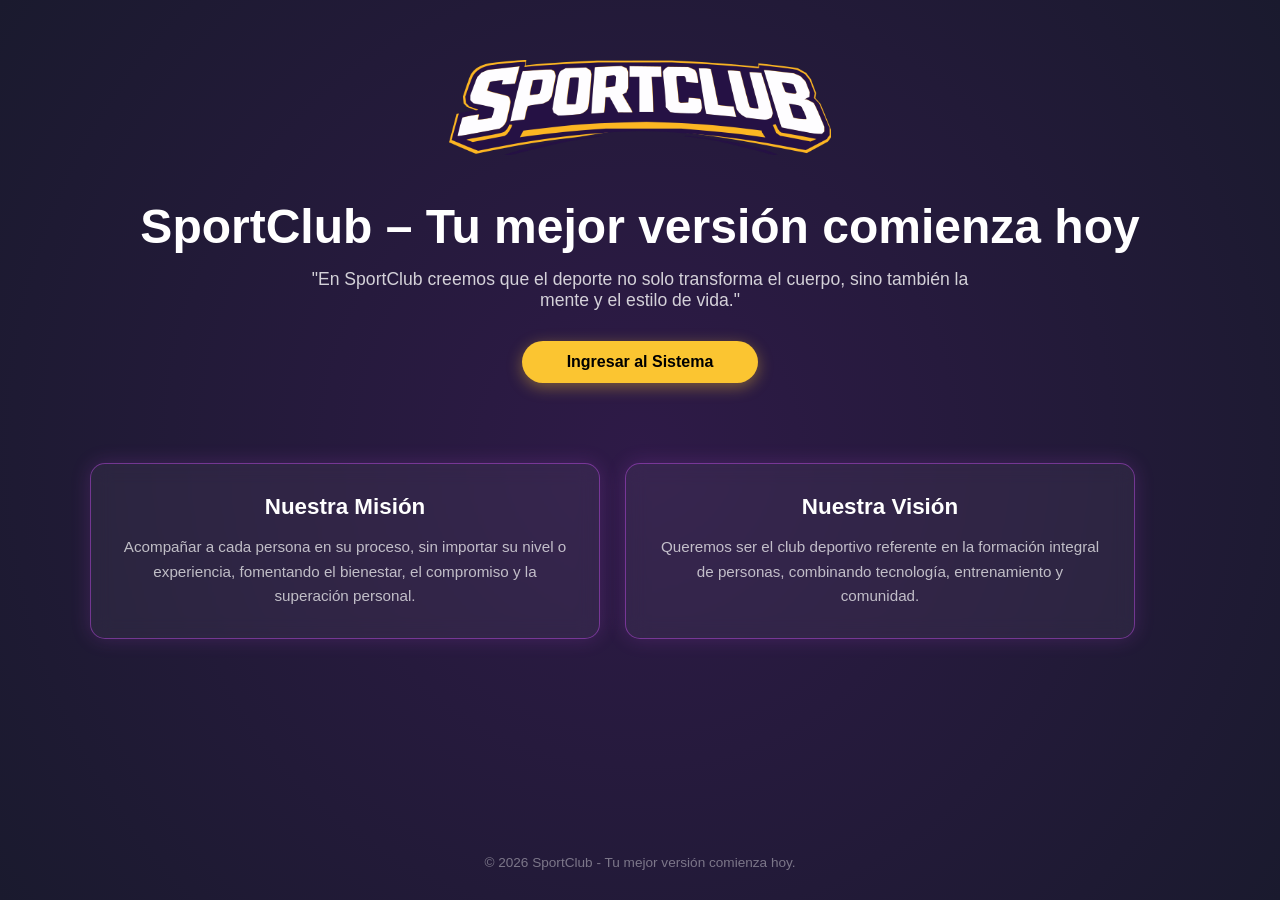
<file: index.html>
<!DOCTYPE html> <!-- El código HTML para la página de inicio de SportClub, que es una plataforma de gestión deportiva. La estructura incluye un encabezado con el logo de la empresa, una sección principal con una frase motivacional y un botón para ingresar al sistema, y una sección adicional que describe la misión y visión de la empresa. El diseño es limpio y moderno, con un enfoque en la experiencia del usuario. -->
<html lang="es"> <!-- El elemento raíz del documento HTML, que indica que el idioma principal del contenido es español. -->
<head> <!-- La sección de encabezado del documento HTML, que contiene metadatos y enlaces a recursos externos como hojas de estilo. -->
    <meta charset="UTF-8"> <!-- Define la codificación de caracteres del documento como UTF-8, lo que permite el uso de caracteres especiales y acentos en español. -->
    <meta name="viewport" content="width=device-width, initial-scale=1.0">  <!-- Configura la ventana gráfica para que el diseño sea responsivo y se adapte a diferentes tamaños de pantalla, especialmente en dispositivos móviles. -->
    <title>SportClub - Inicio</title> <!-- El título de la página que se muestra en la pestaña del navegador y en los resultados de búsqueda. -->
    <link rel="stylesheet" href="css/index.css"> <!-- cambio-->
</head> <!-- Fin de la sección de encabezado del documento HTML. -->
<body> <!-- El cuerpo del documento HTML, que contiene todo el contenido visible de la página. Aquí se estructuran los diferentes elementos como el encabezado, la sección principal y el pie de página. -->

    <header class="main-header"> <!-- El encabezado principal de la página, que tiene una clase "main-header" para aplicar estilos específicos. Dentro del encabezado, hay un contenedor que centra el contenido y un elemento de imagen que muestra el logo de SportClub. Este encabezado es la primera sección que los visitantes ven al ingresar a la página y establece la identidad visual de la marca. -->
        <div class="container"> <!-- Un contenedor que centra el contenido dentro del encabezado y limita su ancho para mejorar la legibilidad. Dentro de este contenedor, se encuentra el logo de la empresa, que es un elemento clave para la identidad visual de SportClub. -->
            <img src="image/logo_empresa_letra_v1.png" alt="SportClub Logo" class="logo-main"> <!-- Un elemento de imagen que muestra el logo de SportClub. El atributo "src" especifica la ruta de la imagen, el atributo "alt" proporciona un texto alternativo para accesibilidad, y la clase "logo-main" se utiliza para aplicar estilos específicos al logo, como su tamaño y posición. Este logo es un elemento central en la identidad visual de la marca y ayuda a los visitantes a reconocer rápidamente el sitio web. -->
        </div> <!-- Fin del contenedor dentro del encabezado. -->
    </header> <!-- Fin del encabezado principal de la página. -->

    <main> <!-- El área principal del contenido de la página, que contiene dos secciones: una sección hero con una frase motivacional y un botón para ingresar al sistema, y una sección adicional que describe la misión y visión de la empresa. Esta estructura permite organizar el contenido de manera clara y atractiva para los visitantes. -->
        <section class="hero"> <!-- Una sección con la clase "hero" que se utiliza para destacar una frase motivacional y un botón de llamada a la acción. Esta sección es la primera que los visitantes ven después del encabezado y está diseñada para captar su atención y motivarlos a ingresar al sistema. Dentro de esta sección, hay un contenedor que centra el contenido y contiene un encabezado (h1) con la frase motivacional, un párrafo (p) con una cita inspiradora, y un enlace (a) que actúa como un botón para ingresar al sistema. -->
            <div class="container"> <!-- Un contenedor que centra el contenido dentro de la sección hero y limita su ancho para mejorar la legibilidad. Dentro de este contenedor, se encuentra un encabezado (h1) con una frase motivacional que invita a los visitantes a comenzar su mejor versión hoy, un párrafo (p) con una cita inspiradora sobre el deporte, y un enlace (a) que actúa como un botón para ingresar al sistema. Esta estructura está diseñada para captar la atención de los visitantes y motivarlos a tomar acción. -->
                <h1>SportClub – Tu mejor versión comienza hoy</h1> <!-- Un encabezado de nivel 1 (h1) que contiene la frase motivacional "SportClub – Tu mejor versión comienza hoy". Este encabezado es el elemento más destacado en la sección hero y está diseñado para captar la atención de los visitantes y transmitir el mensaje principal de la marca. La frase sugiere que SportClub es un lugar donde las personas pueden mejorar su salud, bienestar y estilo de vida a través del deporte. -->
                <p>"En SportClub creemos que el deporte no solo transforma el cuerpo, sino también la mente y el estilo de vida."</p> <!-- Un párrafo (p) que contiene una cita inspiradora sobre el deporte. Esta cita refuerza el mensaje motivacional del encabezado y destaca la filosofía de SportClub, que es que el deporte tiene un impacto positivo no solo en la salud física, sino también en la salud mental y el estilo de vida de las personas. Este párrafo complementa el encabezado y ayuda a crear una conexión emocional con los visitantes. -->
                <a href="login.html" class="btn-ingresar">Ingresar al Sistema</a> <!-- Un enlace (a) que actúa como un botón para ingresar al sistema. El atributo "href" especifica la ruta a la página de inicio de sesión (login.html), y la clase "btn-ingresar" se utiliza para aplicar estilos específicos al enlace, haciéndolo parecer un botón. Este botón es una llamada a la acción clara y directa, invitando a los visitantes a ingresar al sistema de SportClub para comenzar su viaje hacia su mejor versión. -->
            </div> <!-- Fin del contenedor dentro de la sección hero. -->
        </section> <!-- Fin de la sección hero. -->

        <section class="container"> <!-- Una sección adicional que tiene la clase "container" para centrar el contenido y limitar su ancho. Dentro de esta sección, hay una subsección con la clase "info-section" que contiene dos artículos (article) con la clase "card". Cada artículo describe un aspecto importante de la empresa: la misión y la visión. Esta sección proporciona información adicional sobre los valores y objetivos de SportClub, ayudando a los visitantes a comprender mejor lo que representa la marca. -->
            <div class="info-section"> <!-- Un contenedor con la clase "info-section" que organiza el contenido en forma de tarjetas (cards). Dentro de este contenedor, hay dos artículos (article) con la clase "card". El primer artículo describe la misión de la empresa, que es acompañar a cada persona en su proceso de mejora personal a través del deporte. El segundo artículo describe la visión de la empresa, que es ser un referente en la formación integral de personas combinando tecnología, entrenamiento y comunidad. Estas tarjetas ayudan a presentar la información de manera clara y atractiva para los visitantes. -->
                <article class="card">  <!-- Un artículo (article) con la clase "card" que describe la misión de la empresa. Dentro de este artículo, hay un encabezado (h3) con el título "Nuestra Misión" y un párrafo (p) que explica que la misión de SportClub es acompañar a cada persona en su proceso de mejora personal a través del deporte, sin importar su nivel o experiencia. Este artículo destaca el compromiso de la empresa con el bienestar, el compromiso y la superación personal de sus clientes. -->
                    <h3>Nuestra Misión</h3> <!-- Un encabezado de nivel 3 (h3) que contiene el título "Nuestra Misión". Este encabezado es parte de un artículo (article) que describe la misión de SportClub. El título es claro y directo, indicando que el contenido del artículo se centrará en explicar cuál es la misión de la empresa. -->
                    <p>Acompañar a cada persona en su proceso, sin importar su nivel o experiencia, fomentando el bienestar, el compromiso y la superación personal.</p> <!-- Un párrafo (p) que explica la misión de SportClub. La misión es acompañar a cada persona en su proceso de mejora personal a través del deporte, sin importar su nivel o experiencia. Además, se enfatiza el fomento del bienestar, el compromiso y la superación personal. Este párrafo refuerza el mensaje de que SportClub es un lugar inclusivo y dedicado a ayudar a las personas a alcanzar sus objetivos de salud y bienestar a través del deporte. -->
                </article> <!-- Fin del artículo que describe la misión de la empresa. -->
                
                <article class="card"> <!-- Un artículo (article) con la clase "card" que describe la visión de la empresa. Dentro de este artículo, hay un encabezado (h3) con el título "Nuestra Visión" y un párrafo (p) que explica que la visión de SportClub es ser el club deportivo referente en la formación integral de personas, combinando tecnología, entrenamiento y comunidad. Este artículo destaca las aspiraciones a largo plazo de la empresa y su enfoque en la innovación y la comunidad. -->
                    <h3>Nuestra Visión</h3> <!-- Un encabezado de nivel 3 (h3) que contiene el título "Nuestra Visión". Este encabezado es parte de un artículo (article) que describe la visión de SportClub. El título es claro y directo, indicando que el contenido del artículo se centrará en explicar cuál es la visión de la empresa. -->
                    <p>Queremos ser el club deportivo referente en la formación integral de personas, combinando tecnología, entrenamiento y comunidad.</p> <!-- Un párrafo (p) que explica la visión de SportClub. La visión es ser el club deportivo referente en la formación integral de personas, combinando tecnología, entrenamiento y comunidad. Este párrafo refuerza el mensaje de que SportClub es un lugar innovador y centrado en la comunidad, comprometido con el desarrollo integral de sus clientes. -->
                </article> <!-- Fin del artículo que describe la visión de la empresa. -->
            </div> <!-- Fin del contenedor con la clase "info-section". -->
        </section> <!-- Fin de la sección adicional que describe la misión y visión de la empresa. -->
    </main> <!-- Fin del área principal del contenido de la página. -->

    <footer class="container"> <!-- El pie de página de la página, que tiene una clase "container" para centrar el contenido y limitar su ancho. Dentro del pie de página, hay un párrafo (p) que contiene un mensaje de derechos de autor y un eslogan motivacional. Este pie de página proporciona información legal sobre los derechos de autor y refuerza el mensaje positivo de la marca. -->
        <p>&copy; 2026 SportClub - Tu mejor versión comienza hoy.</p> <!-- Un párrafo (p) que contiene un mensaje de derechos de autor y un eslogan motivacional. El símbolo "&copy;" representa el símbolo de copyright, seguido del año 2026 y el nombre de la empresa "SportClub". Después del guion, se incluye el eslogan motivacional "Tu mejor versión comienza hoy", que refuerza el mensaje positivo de la marca y deja una impresión duradera en los visitantes. -->
    </footer> <!-- Fin del pie de página de la página. -->

</body> <!-- Fin del cuerpo del documento HTML. Este es el cierre de la sección que contiene todo el contenido visible de la página, incluyendo el encabezado, la sección principal y el pie de página. -->
</html> <!-- Fin del documento HTML. Este es el cierre del elemento raíz del documento, que indica el final de la estructura HTML. -->
</file>
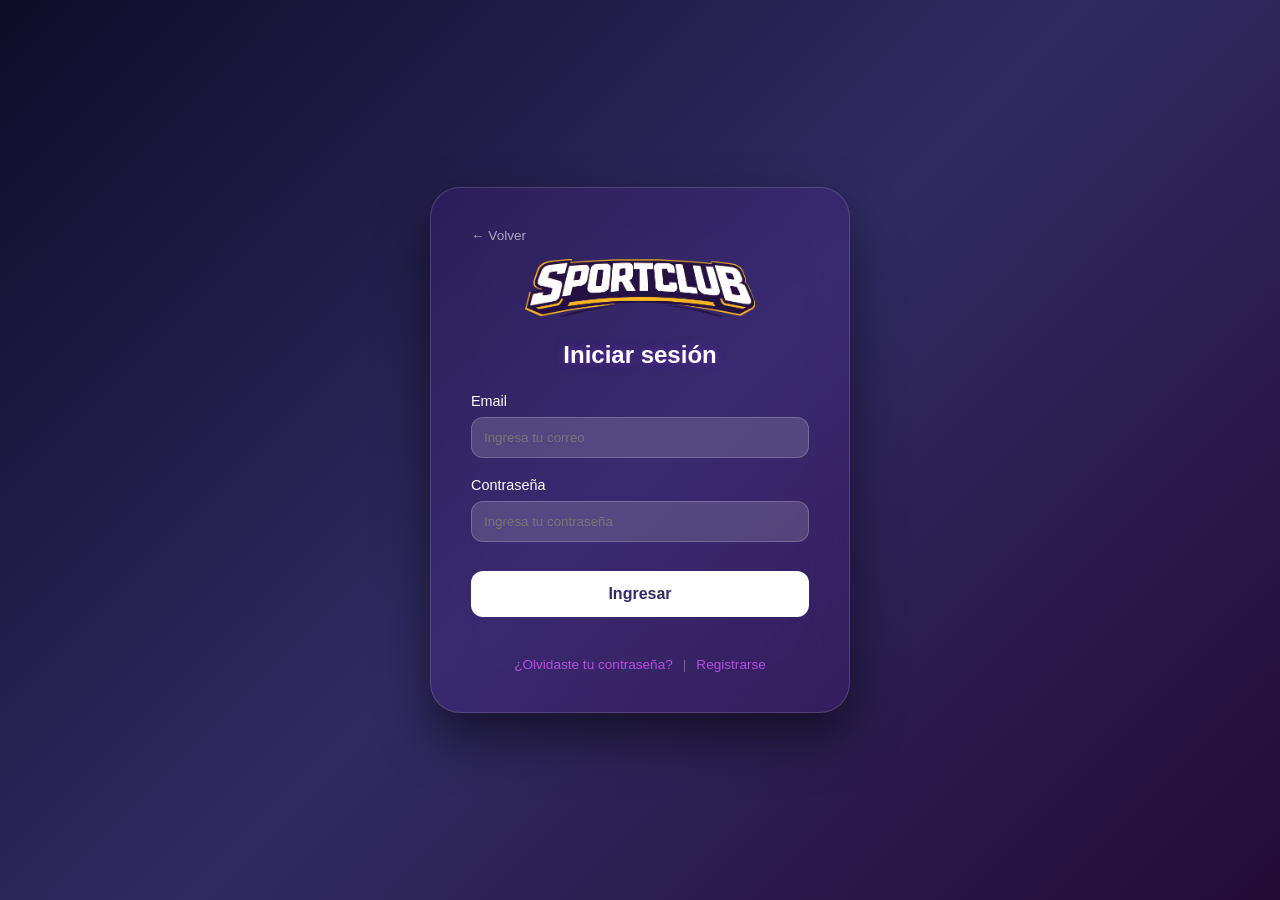
<file: dashboard_administrador.html>
<!DOCTYPE html>
<html lang="es">
<head>
    <script>
        if (!localStorage.getItem('user')) {
            window.location.href = 'login.html';
        }
    </script>
    <meta charset="UTF-8">
    <meta name="viewport" content="width=device-width, initial-scale=1.0">
    <title>SportClub - Administrador Central</title>
    <link rel="stylesheet" href="css/dashboard_administrador.css">
</head>
<body>
    <header class="top-header">
        <div class="brand">
            <img src="image/logo_empresa_letra_v1.png" alt="Logo" style="height: 30px; vertical-align: middle; margin-right: 10px;">
            SportClub <strong>Admin</strong>
        </div>
        <div class="header-nav">
            <a href="perfil.html" class="nav-link">Mi Perfil</a>
            <a href="#" id="btnLogout" class="nav-link logout">Cerrar Sesión</a>
        </div>
    </header>

    <div class="dashboard-container">
        <aside class="sidebar">
            <nav>
                <ul>
                    <li><a href="#"><span class="icon">🏠</span> Gestión Usuarios</a></li>
                    <li><a href="#"><span class="icon">📊</span> Reportes</a></li>
                    <li><a href="#"><span class="icon">🏢</span> Sedes</a></li>
                    <li><a href="#"><span class="icon">⚙️</span> Ajustes</a></li>
                </ul>
            </nav>
        </aside>

        <main class="main-content">
            <section class="welcome">
                <h1>¡Hola, <span id="userNameDisplay">Administrador</span>!</h1>
                <p>Bienvenido al panel de control central de SportClub.</p>
            </section>

            <div class="stats-grid">
                <div class="card">
                    <h3>USUARIOS ACTIVOS</h3>
                    <p class="value">842</p>
                </div>
                <div class="card">
                    <h3>CLASES DEL DÍA</h3>
                    <p class="value">24</p>
                </div>
                <div class="card">
                    <h3>TOTAL REGISTROS</h3>
                    <p class="value">1,254 📈</p>
                </div>
            </div>

            <section class="table-section">
                <h2>👥 Gestión de Usuarios</h2>
                
                <button id="btnNuevoUsuario" class="btn-action" style="background: #28a745; color: white; border: none; padding: 10px 15px; border-radius: 5px; cursor: pointer; margin-bottom: 15px; font-weight: bold;">
                    + Nuevo Usuario
                </button>

                <div style="width: 100%; overflow-x: auto; -webkit-overflow-scrolling: touch;">
                    <table class="data-table">
                        <thead>
                            <tr>
                                <th>ID</th>
                                <th>Nombre</th> 
                                <th>Correo</th>
                                <th>Rol</th>
                                <th>Registro</th>
                                <th>Acción</th>
                            </tr>
                        </thead>
                        <tbody id="tablaUsuariosBody">
                            </tbody>
                    </table>
                </div> 
            </section>
        </main>
    </div>

    <div id="modalUsuario" style="display:none; position:fixed; top:0; left:0; width:100%; height:100%; background:rgba(0,0,0,0.6); z-index:2000; align-items:center; justify-content:center;">
        <div style="background:white; padding:30px; border-radius:12px; width:400px; box-shadow:0 10px 25px rgba(0,0,0,0.3); font-family:sans-serif;">
            <h2 style="margin-top:0; color:#302b63;">Nuevo Usuario</h2>
            <form id="formNuevoUsuario">
                <label style="display:block; margin-bottom:5px; font-weight:bold;">Nombre</label>
                <input type="text" id="inputNombre" required style="width:100%; padding:10px; margin-bottom:15px; border:1px solid #ddd; border-radius:6px;">
                
                <label style="display:block; margin-bottom:5px; font-weight:bold;">Correo</label>
                <input type="email" id="inputEmail" required style="width:100%; padding:10px; margin-bottom:15px; border:1px solid #ddd; border-radius:6px;">
                
                <label style="display:block; margin-bottom:5px; font-weight:bold;">Rol</label>
                <select id="selectRol" style="width:100%; padding:10px; margin-bottom:20px; border:1px solid #ddd; border-radius:6px;">
                    <option value="user">Usuario</option>
                    <option value="coach">Coach</option>
                    <option value="admin">Administrador</option>
                </select>
                
                <div style="display:flex; gap:10px;">
                    <button type="submit" style="flex:1; background:#28a745; color:white; border:none; padding:12px; border-radius:6px; cursor:pointer; font-weight:bold;">Guardar</button>
                    <button type="button" id="btnCerrarModal" style="flex:1; background:#e9ecef; color:#333; border:none; padding:12px; border-radius:6px; cursor:pointer; font-weight:bold;">Cancelar</button>
                </div>
            </form>
        </div>
    </div>

    <div id="modalEliminar" style="display: none; position: fixed; z-index: 1000; left: 0; top: 0; width: 100%; height: 100%; background: rgba(0,0,0,0.6); align-items: center; justify-content: center;">
        <div style="background: white; padding: 25px; border-radius: 12px; width: 320px; text-align: center; font-family: sans-serif; box-shadow: 0 10px 25px rgba(0,0,0,0.2);">
            <div style="font-size: 50px; color: #dc3545; margin-bottom: 10px;">⚠️</div>
            <h3 style="margin: 0; color: #302b63;">¿Eliminar usuario?</h3>
            <p style="color: #666; font-size: 14px; margin: 10px 0 20px;">Esta acción no se puede deshacer.</p>
            <div style="display: flex; gap: 10px; justify-content: center;">
                <button id="confirmarBorradoBtn" style="background: #dc3545; color: white; border: none; padding: 10px 20px; border-radius: 6px; cursor: pointer; font-weight: bold; flex: 1;">Sí, borrar</button>
                <button id="cancelarBorradoBtn" style="background: #e9ecef; color: #333; border: none; padding: 10px 20px; border-radius: 6px; cursor: pointer; font-weight: bold; flex: 1;">Cancelar</button>
            </div>
        </div>
    </div>

    <div id="notificacionContainer" style="position:fixed; top:20px; right:20px; z-index:3000;"></div>

    <script src="js/dashboards.js"></script>
</body>
</html>
</file>
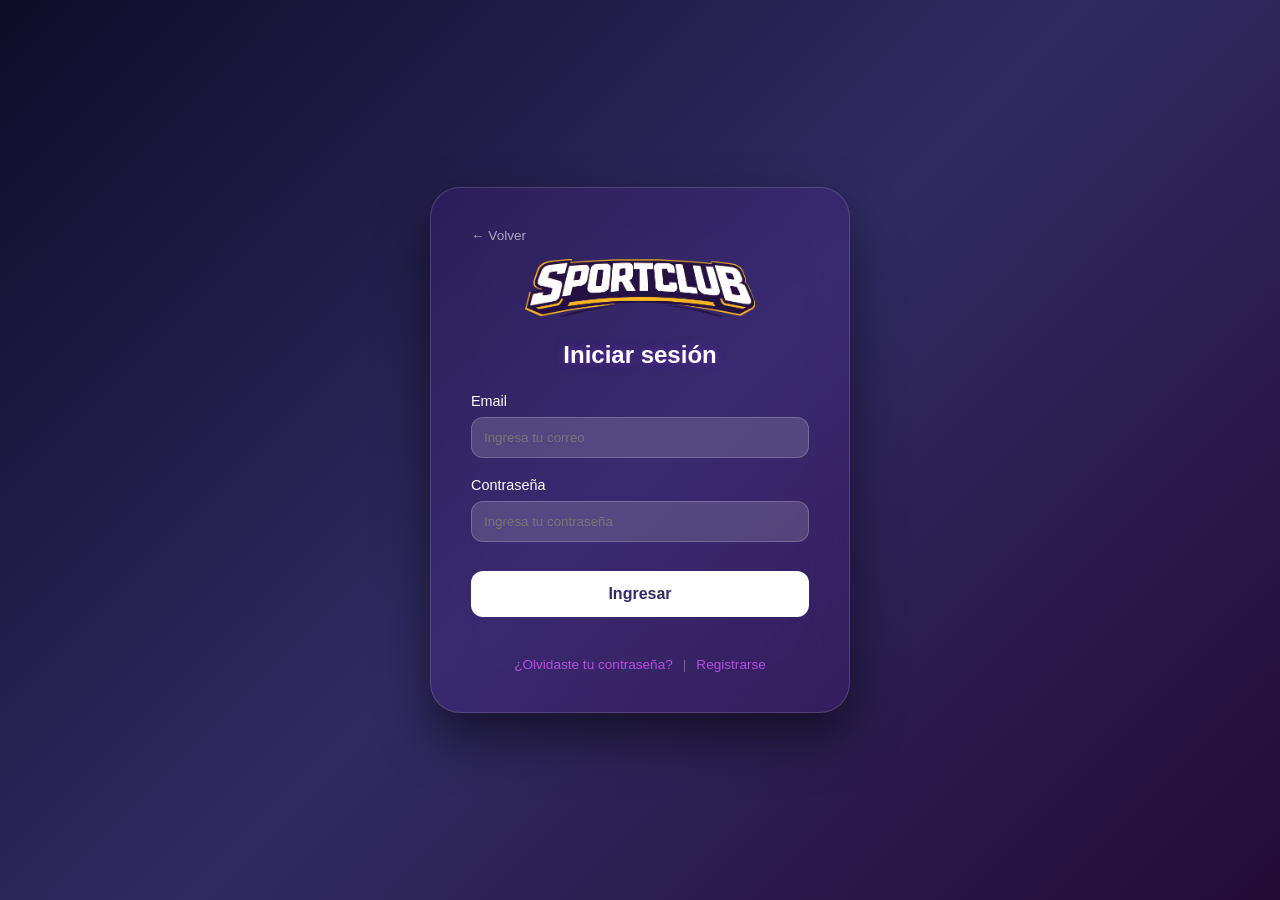
<file: dashboard_coach.html>
<!DOCTYPE html>
<html lang="es">
<head>
    <!-- BLOQUEO DE SEGURIDAD -->
    <script>
        if (!localStorage.getItem('user')) {
            window.location.href = 'login.html';
        }
    </script>
    
    <meta charset="UTF-8">
    <meta name="viewport" content="width=device-width, initial-scale=1.0">
    <meta charset="UTF-8">
    <meta name="viewport" content="width=device-width, initial-scale=1.0">
    <title>SportClub - Dashboard Coach</title>
    <link rel="stylesheet" href="css/dashboard_coach.css">
</head>
<body>

    <nav class="dash-nav">
        <div class="nav-left" style="display: flex; align-items: center;">
            <img src="image/logo_empresa_letra_v1.png" alt="Logo" style="height: 35px; margin-right: 12px;">
            <span class="logo-text logo-dashboard">SportClub <strong>Coach</strong></span>
        </div>
        <div class="nav-right">
            <a href="perfil.html" class="nav-link">Mi Perfil</a>
            <a href="index.html" id="btnLogout" class="btn-logout" style="text-decoration: none; display: inline-block;">Cerrar Sesión</a>
        </div>
    </nav>

    <div class="container-dash">
        <aside class="sidebar">
            <ul>
                <li><a href="#">🏠 Panel Principal</a></li>
                <li><a href="#">👥 Mis Alumnos</a></li>
                <li><a href="#">📅 Horarios de Clases</a></li>
                <li><a href="#">📈 Reportes de Avance</a></li>
                <li><a href="#">⚙️ Configuración</a></li>
            </ul>
        </aside>

        <main class="content">
            <header class="content-header">
                <h1>Panel del Entrenador</h1>
                <p>Hoy es <strong>Lunes 13 de Abril</strong>, Bienvenido <span id="userNameDisplay">Claudio.</span></p>
            </header>
            
            <section class="class-selector">
                <div class="agenda-header">
                    <h3>📅 Clases programadas para hoy:</h3>
                </div>
                <div class="selector-grid">
                    <button class="btn-time">08:00 - Spinning</button>
                    <button class="btn-time">10:00 - Boxeo</button>
                    <button class="btn-time">12:00 - Pilates</button>
                </div>
            </section>

            <section class="card-section">
                <div class="stat-card">
                    <span class="card-icon">👥</span>
                    <div class="card-info">
                        <h3>Cupos Confirmados</h3>
                        <p>35 / 50</p>
                    </div>
                </div>
                <div class="stat-card">
                    <span class="card-icon">⏱️</span>
                    <div class="card-info">
                        <h3>Próxima Clase</h3>
                        <p>En 2 hrs</p>
                    </div>
                </div>
            </section>

            <section class="data-table-container">
                <div class="table-header">
                    <h2>Lista de Alumnos - 08:00 hrs</h2>
                </div>

                <div style="width: 100%; overflow-x: auto; -webkit-overflow-scrolling: touch; background: white; border-radius: 8px;">
                    <table class="data-table" style="width: 100%; min-width: 600px; border-collapse: collapse;">
                        <thead>
                            <tr>
                                <th style="padding: 12px; text-align: left;">Alumno</th>
                                <th style="padding: 12px; text-align: left;">Edad</th>
                                <th style="padding: 12px; text-align: center;">Asistencia</th>
                            </tr>
                        </thead>
                        <tbody>
                            <tr>
                                <td style="padding: 12px;"><strong>Leon Alvarez</strong></td>
                                <td style="padding: 12px;">31 años</td>
                                <td style="padding: 12px; text-align: center;"><button class="btn-check">Presente</button></td>
                            </tr>
                            <tr>
                                <td style="padding: 12px;"><strong>Lukas Espinosa</strong></td>
                                <td style="padding: 12px;">29 años</td>
                                <td style="padding: 12px; text-align: center;"><button class="btn-check">Presente</button></td>
                            </tr>
                            <tr>
                                <td style="padding: 12px;"><strong>Kiara Espinosa</strong></td>
                                <td style="padding: 12px;">33 años</td>
                                <td style="padding: 12px; text-align: center;"><button class="btn-check">Presente</button></td>
                            </tr>
                        </tbody>
                    </table>
                </div>
            </section> 
        </main> </div> <script src="js/dashboards.js"></script>
</body>
</html>
</file>
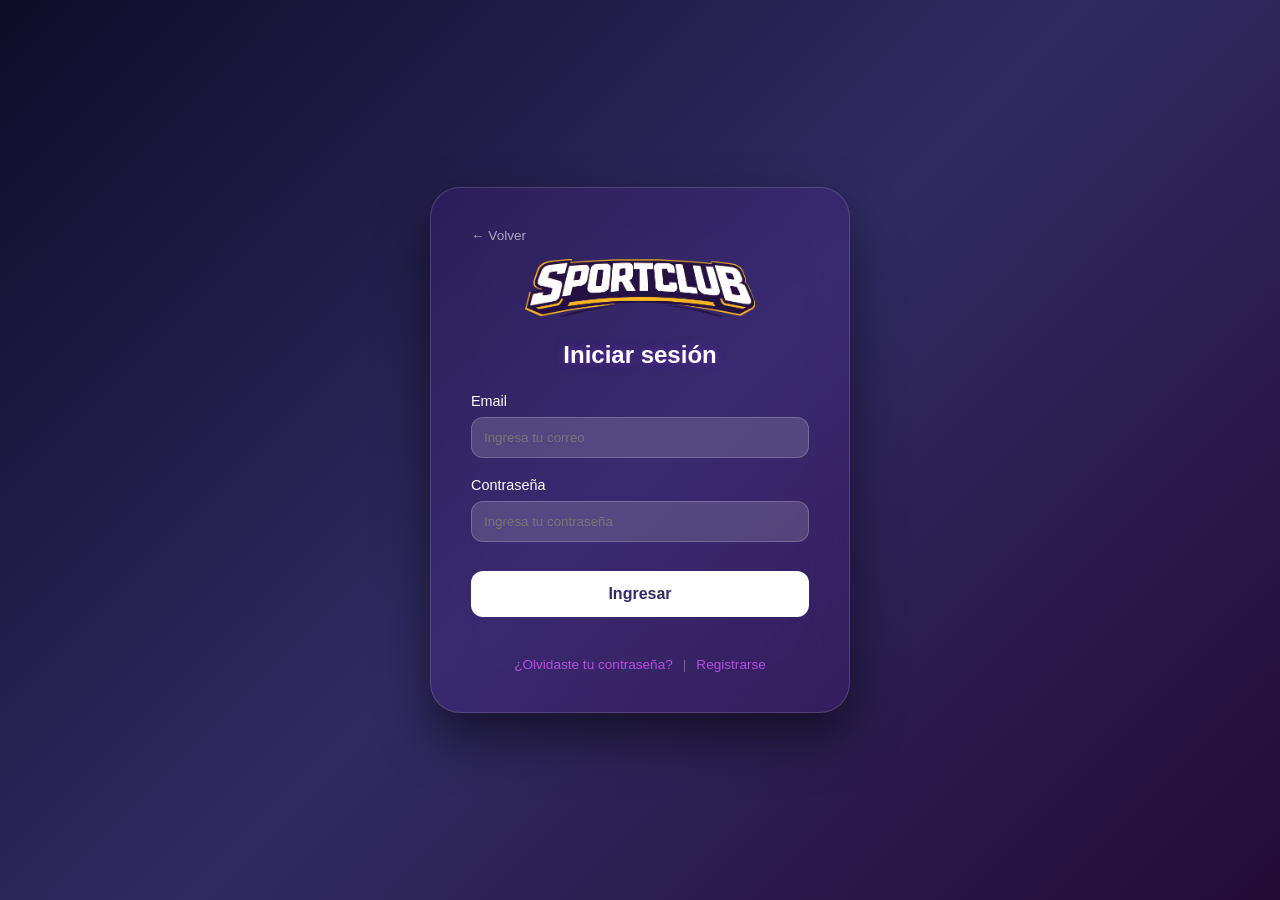
<file: dashboard_usuario.html>
<!DOCTYPE html> <!-- dashboard_usuario.html -->
<html lang="es"> <!-- Página de Dashboard para Usuarios de SportClub -->
<head> <!-- Encabezado de la página --> 
    <!-- BLOQUEO DE SEGURIDAD -->
    <script>
        if (!localStorage.getItem('user')) {
            window.location.href = 'login.html';
        }
    </script>
    
    <meta charset="UTF-8">
    <meta name="viewport" content="width=device-width, initial-scale=1.0">
    <meta charset="UTF-8"> <!-- Codificación de caracteres -->
    <title>SportClub - Dashboard Usuario</title> <!-- Título de la página -->
    <link rel="stylesheet" href="css/dashboard_usuario.css"> <!-- Enlace al archivo CSS para estilos específicos del dashboard de usuario -->
</head> <!-- Cuerpo de la página -->
<body> <!-- Barra de navegación superior -->
    <nav class="navbar"> <!-- Contenedor de la barra de navegación -->
        <div class="logo" style="display: flex; align-items: center;">
    <img src="image/logo_empresa_letra_v1.png" alt="Logo" style="height: 35px; margin-right: 12px; vertical-align: middle;">
    SportClub <strong>Usuario</strong>
</div>
        <div class="user-nav">
    <a href="perfil.html" class="nav-link">Mi Perfil</a>
    <a href="#" id="btnLogout" class="btn-logout" style="text-decoration: none; display: inline-block;">Cerrar Sesión</a>
</div>
    </nav> <!-- Contenedor principal del dashboard -->

    <div class="main-wrapper"> <!-- Contenedor para el contenido principal del dashboard -->
        <aside class="sidebar"> <!-- Barra lateral de navegación -->
            <ul class="menu-list"> <!-- Lista de opciones de navegación para el usuario -->
                <li><a href="#">🏠 Mi Resumen</a></li> <!-- Enlace al resumen personal del usuario -->
                <li><a href="#">📅 Reservar Clase</a></li> <!-- Enlace para reservar clases disponibles -->
                <li><a href="#">📊 Mis Avances</a></li> <!-- Enlace para ver el progreso y estadísticas personales -->
                <li><a href="#">💳 Pagos y Membresía</a></li> <!-- Enlace para gestionar pagos y membresía del usuario -->
                <li><a href="#">⚙️ Ajustes</a></li> <!-- Enlace para configurar preferencias y ajustes de la cuenta -->
            </ul> <!-- Fin de la barra lateral -->
        </aside> <!-- Contenido principal del dashboard -->

        <main class="content"> <!-- Contenedor para el contenido principal del dashboard -->
            <h1>¡Hola, <span id="userNameDisplay">Kiara espinosa</span>!</h1>
            <p>Bienvenida de nuevo a tu entrenamiento diario.</p> <!-- Mensaje de bienvenida para motivar al usuario -->

            <section class="cards-container"> <!-- Sección para mostrar tarjetas de información relevante para el usuario -->
                <div class="card"> <!-- Tarjeta para mostrar la próxima clase reservada por el usuario -->
                    <span class="card-label">TU PRÓXIMA CLASE</span> <!-- Etiqueta para la tarjeta de próxima clase -->
                    <span class="card-value">08:00 Spinning</span> <!-- Valor que muestra la próxima clase reservada -->
                    <span style="color:#aaa; font-size:13px;">Hoy</span> <!-- Información adicional sobre la próxima clase -->
                </div> <!-- Tarjeta para mostrar el progreso semanal del usuario -->
                <div class="card"> <!-- Tarjeta para mostrar la meta semanal del usuario -->
                    <span class="card-label">META SEMANAL</span> <!-- Etiqueta para la tarjeta de meta semanal -->
                    <span class="card-value">15% 📈</span> <!-- Valor que muestra el progreso hacia la meta semanal -->
                    <span style="color:#aaa; font-size:13px;">Completado</span> <!-- Información adicional sobre el progreso semanal -->
                </div> <!-- Tarjeta para mostrar la racha actual del usuario -->
                <div class="card"> <!-- Tarjeta para mostrar la racha actual del usuario -->
                    <span class="card-label">RACHA ACTUAL</span> <!-- Etiqueta para la tarjeta de racha actual -->
                    <span class="card-value">5 🔥</span> <!-- Valor que muestra la cantidad de días consecutivos que el usuario ha entrenado -->
                    <span style="color:#aaa; font-size:13px;">Días Seguidos</span> <!-- Información adicional sobre la racha actual -->
                </div> <!-- Fin de la sección de tarjetas -->
            </section> <!-- Sección para mostrar la tabla de clases disponibles para reservar -->     

            <div class="table-section"> <!-- Sección para mostrar la tabla de clases disponibles para reservar -->
               <section class="table-section"> <h2>🗓️ Clases Disponibles Hoy</h2> 

                <div style="width: 100%; overflow-x: auto; -webkit-overflow-scrolling: touch;">

                    <table class="data-table"> 
                        <thead>
                            <tr>
                                <th>Actividad</th>
                                <th>Horario</th>
                                <th>Entrenador</th>
                                <th style="text-align:right;">Acción</th>
                            </tr>
                        </thead>
                        <tbody>
                            <tr>
                                <td><strong>Boxeo</strong></td>
                                <td>10:00 - 11:30 hrs</td>
                                <td>Claudio</td>
                                <td style="text-align:right;"><button class="btn-reservar">Reservar</button></td>
                            </tr>
                            <tr>
                                <td><strong>Pilates</strong></td>
                                <td>12:00 - 13:00 hrs</td>
                                <td>Claudio</td>
                                <td style="text-align:right;"><button class="btn-reservar">Reservar</button></td>
                            </tr>
                        </tbody>
                    </table>

                </div> </section> </main> </div> <script src="js/dashboards.js"></script>
</body>
</html>
</file>
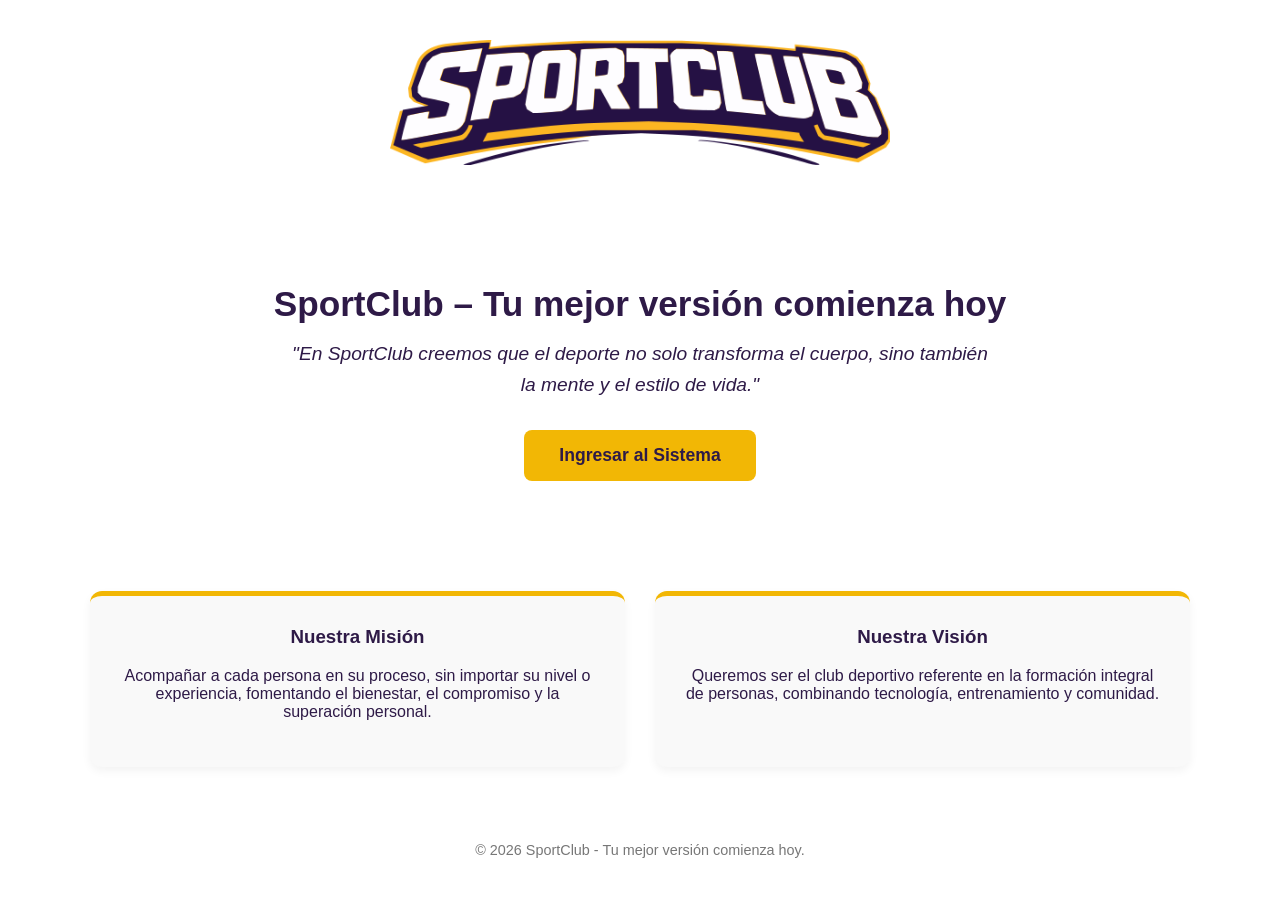
<file: landingpage.html>
<!DOCTYPE html> <!-- El código HTML para la página de inicio de SportClub, que es una plataforma de gestión deportiva. La estructura incluye un encabezado con el logo de la empresa, una sección principal con una frase motivacional y un botón para ingresar al sistema, y una sección adicional que describe la misión y visión de la empresa. El diseño es limpio y moderno, con un enfoque en la experiencia del usuario. -->
<html lang="es"> <!-- El elemento raíz del documento HTML, que indica que el idioma principal del contenido es español. -->
<head> <!-- La sección de encabezado del documento HTML, que contiene metadatos y enlaces a recursos externos como hojas de estilo. -->
    <meta charset="UTF-8"> <!-- Define la codificación de caracteres del documento como UTF-8, lo que permite el uso de caracteres especiales y acentos en español. -->
    <meta name="viewport" content="width=device-width, initial-scale=1.0">  <!-- Configura la ventana gráfica para que el diseño sea responsivo y se adapte a diferentes tamaños de pantalla, especialmente en dispositivos móviles. -->
    <title>SportClub - Inicio</title> <!-- El título de la página que se muestra en la pestaña del navegador y en los resultados de búsqueda. -->
    <link rel="stylesheet" href="css/landingpage.css"> <!-- Enlace a la hoja de estilo externa "landing.css" que contiene los estilos específicos para la página de inicio de SportClub. Esta hoja de estilo define la apariencia visual de los elementos en la página, como colores, fuentes, tamaños y disposición. -->
</head> <!-- Fin de la sección de encabezado del documento HTML. -->
<body> <!-- El cuerpo del documento HTML, que contiene todo el contenido visible de la página. Aquí se estructuran los diferentes elementos como el encabezado, la sección principal y el pie de página. -->

    <header class="main-header"> <!-- El encabezado principal de la página, que tiene una clase "main-header" para aplicar estilos específicos. Dentro del encabezado, hay un contenedor que centra el contenido y un elemento de imagen que muestra el logo de SportClub. Este encabezado es la primera sección que los visitantes ven al ingresar a la página y establece la identidad visual de la marca. -->
        <div class="container"> <!-- Un contenedor que centra el contenido dentro del encabezado y limita su ancho para mejorar la legibilidad. Dentro de este contenedor, se encuentra el logo de la empresa, que es un elemento clave para la identidad visual de SportClub. -->
            <img src="image/logo_empresa_letra_v1.png" alt="SportClub Logo" class="logo-main"> <!-- Un elemento de imagen que muestra el logo de SportClub. El atributo "src" especifica la ruta de la imagen, el atributo "alt" proporciona un texto alternativo para accesibilidad, y la clase "logo-main" se utiliza para aplicar estilos específicos al logo, como su tamaño y posición. Este logo es un elemento central en la identidad visual de la marca y ayuda a los visitantes a reconocer rápidamente el sitio web. -->
        </div> <!-- Fin del contenedor dentro del encabezado. -->
    </header> <!-- Fin del encabezado principal de la página. -->

    <main> <!-- El área principal del contenido de la página, que contiene dos secciones: una sección hero con una frase motivacional y un botón para ingresar al sistema, y una sección adicional que describe la misión y visión de la empresa. Esta estructura permite organizar el contenido de manera clara y atractiva para los visitantes. -->
        <section class="hero"> <!-- Una sección con la clase "hero" que se utiliza para destacar una frase motivacional y un botón de llamada a la acción. Esta sección es la primera que los visitantes ven después del encabezado y está diseñada para captar su atención y motivarlos a ingresar al sistema. Dentro de esta sección, hay un contenedor que centra el contenido y contiene un encabezado (h1) con la frase motivacional, un párrafo (p) con una cita inspiradora, y un enlace (a) que actúa como un botón para ingresar al sistema. -->
            <div class="container"> <!-- Un contenedor que centra el contenido dentro de la sección hero y limita su ancho para mejorar la legibilidad. Dentro de este contenedor, se encuentra un encabezado (h1) con una frase motivacional que invita a los visitantes a comenzar su mejor versión hoy, un párrafo (p) con una cita inspiradora sobre el deporte, y un enlace (a) que actúa como un botón para ingresar al sistema. Esta estructura está diseñada para captar la atención de los visitantes y motivarlos a tomar acción. -->
                <h1>SportClub – Tu mejor versión comienza hoy</h1> <!-- Un encabezado de nivel 1 (h1) que contiene la frase motivacional "SportClub – Tu mejor versión comienza hoy". Este encabezado es el elemento más destacado en la sección hero y está diseñado para captar la atención de los visitantes y transmitir el mensaje principal de la marca. La frase sugiere que SportClub es un lugar donde las personas pueden mejorar su salud, bienestar y estilo de vida a través del deporte. -->
                <p>"En SportClub creemos que el deporte no solo transforma el cuerpo, sino también la mente y el estilo de vida."</p> <!-- Un párrafo (p) que contiene una cita inspiradora sobre el deporte. Esta cita refuerza el mensaje motivacional del encabezado y destaca la filosofía de SportClub, que es que el deporte tiene un impacto positivo no solo en la salud física, sino también en la salud mental y el estilo de vida de las personas. Este párrafo complementa el encabezado y ayuda a crear una conexión emocional con los visitantes. -->
                <a href="login.html" class="btn-ingresar">Ingresar al Sistema</a> <!-- Un enlace (a) que actúa como un botón para ingresar al sistema. El atributo "href" especifica la ruta a la página de inicio de sesión (login.html), y la clase "btn-ingresar" se utiliza para aplicar estilos específicos al enlace, haciéndolo parecer un botón. Este botón es una llamada a la acción clara y directa, invitando a los visitantes a ingresar al sistema de SportClub para comenzar su viaje hacia su mejor versión. -->
            </div> <!-- Fin del contenedor dentro de la sección hero. -->
        </section> <!-- Fin de la sección hero. -->

        <section class="container"> <!-- Una sección adicional que tiene la clase "container" para centrar el contenido y limitar su ancho. Dentro de esta sección, hay una subsección con la clase "info-section" que contiene dos artículos (article) con la clase "card". Cada artículo describe un aspecto importante de la empresa: la misión y la visión. Esta sección proporciona información adicional sobre los valores y objetivos de SportClub, ayudando a los visitantes a comprender mejor lo que representa la marca. -->
            <div class="info-section"> <!-- Un contenedor con la clase "info-section" que organiza el contenido en forma de tarjetas (cards). Dentro de este contenedor, hay dos artículos (article) con la clase "card". El primer artículo describe la misión de la empresa, que es acompañar a cada persona en su proceso de mejora personal a través del deporte. El segundo artículo describe la visión de la empresa, que es ser un referente en la formación integral de personas combinando tecnología, entrenamiento y comunidad. Estas tarjetas ayudan a presentar la información de manera clara y atractiva para los visitantes. -->
                <article class="card">  <!-- Un artículo (article) con la clase "card" que describe la misión de la empresa. Dentro de este artículo, hay un encabezado (h3) con el título "Nuestra Misión" y un párrafo (p) que explica que la misión de SportClub es acompañar a cada persona en su proceso de mejora personal a través del deporte, sin importar su nivel o experiencia. Este artículo destaca el compromiso de la empresa con el bienestar, el compromiso y la superación personal de sus clientes. -->
                    <h3>Nuestra Misión</h3> <!-- Un encabezado de nivel 3 (h3) que contiene el título "Nuestra Misión". Este encabezado es parte de un artículo (article) que describe la misión de SportClub. El título es claro y directo, indicando que el contenido del artículo se centrará en explicar cuál es la misión de la empresa. -->
                    <p>Acompañar a cada persona en su proceso, sin importar su nivel o experiencia, fomentando el bienestar, el compromiso y la superación personal.</p> <!-- Un párrafo (p) que explica la misión de SportClub. La misión es acompañar a cada persona en su proceso de mejora personal a través del deporte, sin importar su nivel o experiencia. Además, se enfatiza el fomento del bienestar, el compromiso y la superación personal. Este párrafo refuerza el mensaje de que SportClub es un lugar inclusivo y dedicado a ayudar a las personas a alcanzar sus objetivos de salud y bienestar a través del deporte. -->
                </article> <!-- Fin del artículo que describe la misión de la empresa. -->
                
                <article class="card"> <!-- Un artículo (article) con la clase "card" que describe la visión de la empresa. Dentro de este artículo, hay un encabezado (h3) con el título "Nuestra Visión" y un párrafo (p) que explica que la visión de SportClub es ser el club deportivo referente en la formación integral de personas, combinando tecnología, entrenamiento y comunidad. Este artículo destaca las aspiraciones a largo plazo de la empresa y su enfoque en la innovación y la comunidad. -->
                    <h3>Nuestra Visión</h3> <!-- Un encabezado de nivel 3 (h3) que contiene el título "Nuestra Visión". Este encabezado es parte de un artículo (article) que describe la visión de SportClub. El título es claro y directo, indicando que el contenido del artículo se centrará en explicar cuál es la visión de la empresa. -->
                    <p>Queremos ser el club deportivo referente en la formación integral de personas, combinando tecnología, entrenamiento y comunidad.</p> <!-- Un párrafo (p) que explica la visión de SportClub. La visión es ser el club deportivo referente en la formación integral de personas, combinando tecnología, entrenamiento y comunidad. Este párrafo refuerza el mensaje de que SportClub es un lugar innovador y centrado en la comunidad, comprometido con el desarrollo integral de sus clientes. -->
                </article> <!-- Fin del artículo que describe la visión de la empresa. -->
            </div> <!-- Fin del contenedor con la clase "info-section". -->
        </section> <!-- Fin de la sección adicional que describe la misión y visión de la empresa. -->
    </main> <!-- Fin del área principal del contenido de la página. -->

    <footer class="container"> <!-- El pie de página de la página, que tiene una clase "container" para centrar el contenido y limitar su ancho. Dentro del pie de página, hay un párrafo (p) que contiene un mensaje de derechos de autor y un eslogan motivacional. Este pie de página proporciona información legal sobre los derechos de autor y refuerza el mensaje positivo de la marca. -->
        <p>&copy; 2026 SportClub - Tu mejor versión comienza hoy.</p> <!-- Un párrafo (p) que contiene un mensaje de derechos de autor y un eslogan motivacional. El símbolo "&copy;" representa el símbolo de copyright, seguido del año 2026 y el nombre de la empresa "SportClub". Después del guion, se incluye el eslogan motivacional "Tu mejor versión comienza hoy", que refuerza el mensaje positivo de la marca y deja una impresión duradera en los visitantes. -->
    </footer> <!-- Fin del pie de página de la página. -->

</body> <!-- Fin del cuerpo del documento HTML. Este es el cierre de la sección que contiene todo el contenido visible de la página, incluyendo el encabezado, la sección principal y el pie de página. -->
</html> <!-- Fin del documento HTML. Este es el cierre del elemento raíz del documento, que indica el final de la estructura HTML. -->
</file>
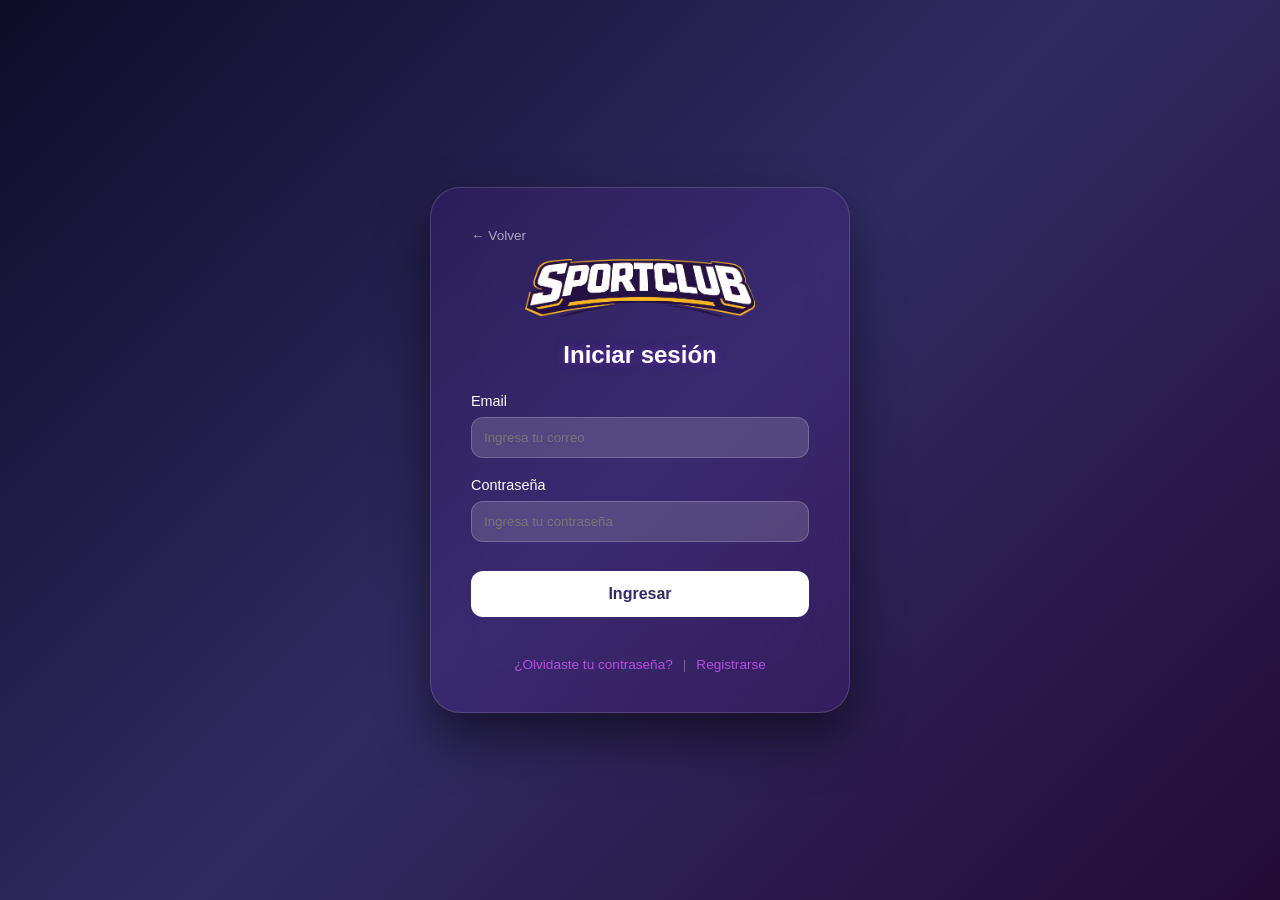
<file: login.html>
<!DOCTYPE html>
<html lang="es">
<head>
    <meta charset="UTF-8">
    <meta name="viewport" content="width=device-width, initial-scale=1.0">
    <title>Login - SportClub</title>
    <link rel="stylesheet" href="css/style.css">
</head>
<body>
    <main class="container">
        <section class="card">
            <div class="back-container">
                <a href="index.html" class="btn-back">← Volver</a>
            </div>

            <img src="image/logo_empresa_letra_v1.png" alt="SportClub Logo" class="logo">
            <h2>Iniciar sesión</h2>

            <form id="loginForm">
                <div class="input-group">
                    <label for="email">Email</label>
                    <input type="email" id="email" placeholder="Ingresa tu correo" required>
                </div>

                <div class="input-group">
                    <label for="password">Contraseña</label>
                    <input type="password" id="password" placeholder="Ingresa tu contraseña" required>
                </div>

                <p id="error-message" style="color: red; display: none; text-align: center; margin-bottom: 10px; font-weight: bold;"></p>
                
                <button type="submit" class="btn-login">Ingresar</button>
            </form>

            <div class="footer-links">
                <a href="recover.html">¿Olvidaste tu contraseña?</a>
                <span>|</span>
                <a href="register.html">Registrarse</a>
            </div>
        </section>
    </main>

    <script src="js/login.js?v=2"></script>
</body>
</html>
</file>
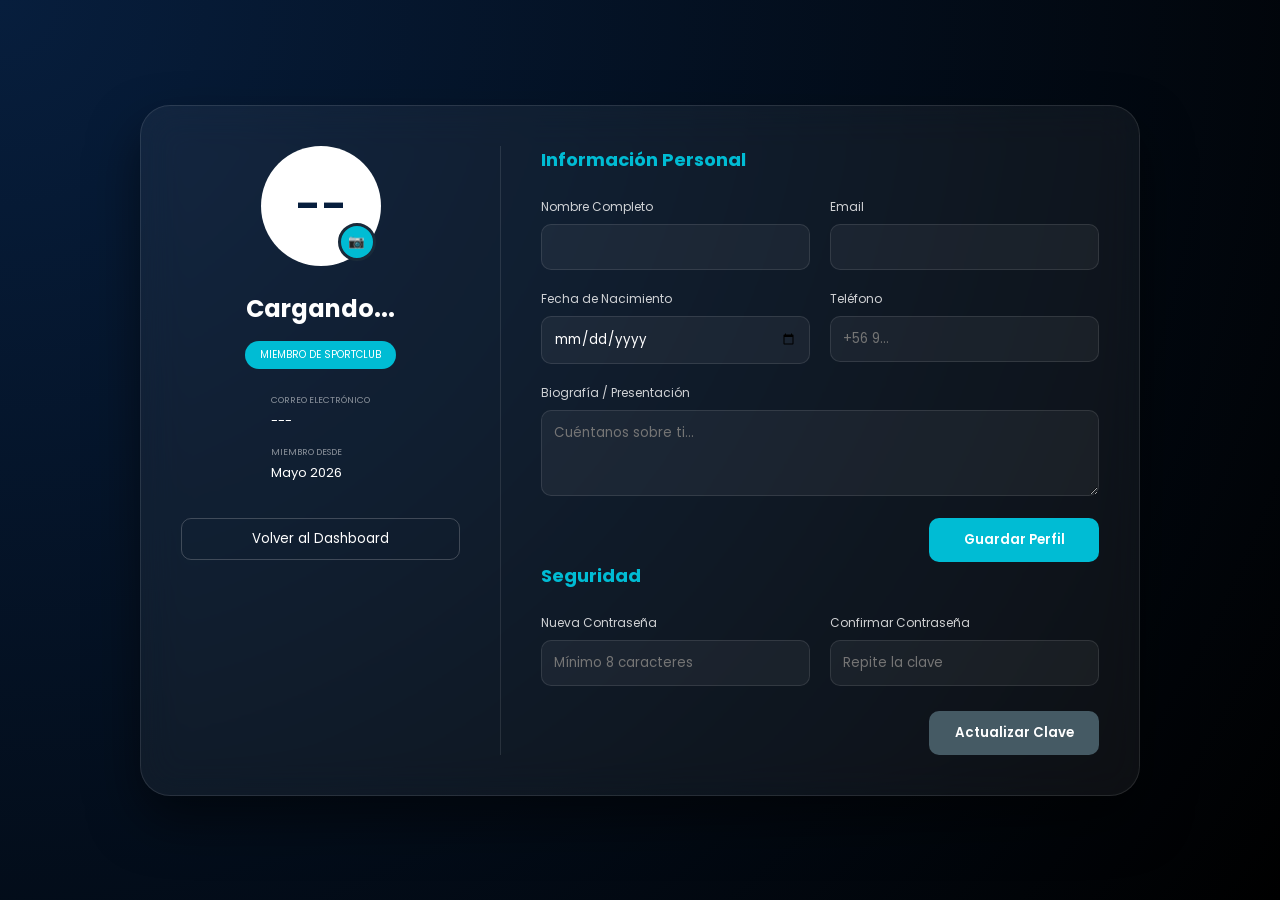
<file: perfil.html>
<!DOCTYPE html>
<html lang="es">
<head>
    <meta charset="UTF-8">
    <meta name="viewport" content="width=device-width, initial-scale=1.0">
    <title>SportClub - Mi Perfil</title>
    <link href="https://fonts.googleapis.com/css2?family=Poppins:wght@300;400;500;600&display=swap" rel="stylesheet">
    <link rel="stylesheet" href="css/perfil.css">
</head>
<body>
    <div id="toastContainer" class="toast-container"></div>

    <div class="glass-panel">
        <aside class="profile-sidebar">
            <div class="avatar-wrapper">
                <div id="userInitials" class="initials-avatar">--</div>
                <button class="edit-photo-btn" id="btnShowMenu">📷</button>
                
                <div class="photo-menu" id="photoMenu">
                    <button id="optionGallery">📁 Galería</button>
                    <button id="optionCamera">📸 Tomar Foto</button>
                    <hr style="border: 0.5px solid rgba(255,255,255,0.1); margin: 5px 0;">
                    <button id="optionDelete" style="color: #ff4d4d;">🗑️ Eliminar</button>
                </div>
            </div>

            <h2 id="sideName">Cargando...</h2>
            <div class="role-badge">MIEMBRO DE SPORTCLUB</div>
            
            <div class="sidebar-data">
                <p class="data-label">CORREO ELECTRÓNICO</p>
                <p id="sideEmail" class="data-value">---</p>
                <p class="data-label">MIEMBRO DESDE</p>
                <p class="data-value">Mayo 2026</p>
            </div>

            <button onclick="window.history.back()" class="btn-outline">Volver al Dashboard</button>
        </aside>

        <main class="profile-content">
            <section class="section-card">
                <h3>Información Personal</h3>
                <div class="form-grid">
                    <div class="input-group"><label>Nombre Completo</label><input type="text" id="inputName"></div>
                    <div class="input-group"><label>Email</label><input type="email" id="inputEmail"></div>
                    <div class="input-group"><label>Fecha de Nacimiento</label><input type="date" id="inputBirth"></div>
                    <div class="input-group"><label>Teléfono</label><input type="text" id="inputPhone" placeholder="+56 9..."></div>
                    <div class="input-group full"><label>Biografía / Presentación</label><textarea id="inputBio" rows="3" placeholder="Cuéntanos sobre ti..."></textarea></div>
                </div>
                <button class="btn-action" id="btnGuardar">Guardar Perfil</button>
            </section>

            <section class="section-card">
                <h3>Seguridad</h3>
                <div class="form-grid">
                    <div class="input-group"><label>Nueva Contraseña</label><input type="password" id="newPass" placeholder="Mínimo 8 caracteres"></div>
                    <div class="input-group"><label>Confirmar Contraseña</label><input type="password" id="confirmPass" placeholder="Repite la clave"></div>
                </div>
                <button class="btn-action btn-secondary" id="btnPass">Actualizar Clave</button>
            </section>
        </main>
    </div>

    <div id="cameraModal" class="camera-modal">
        <video id="video" autoplay></video>
        <button id="snap">Capturar</button>
        <button id="closeCamera" class="btn-close">×</button>
    </div>

    <script src="js/perfil.js"></script>
</body>
</html>
</file>
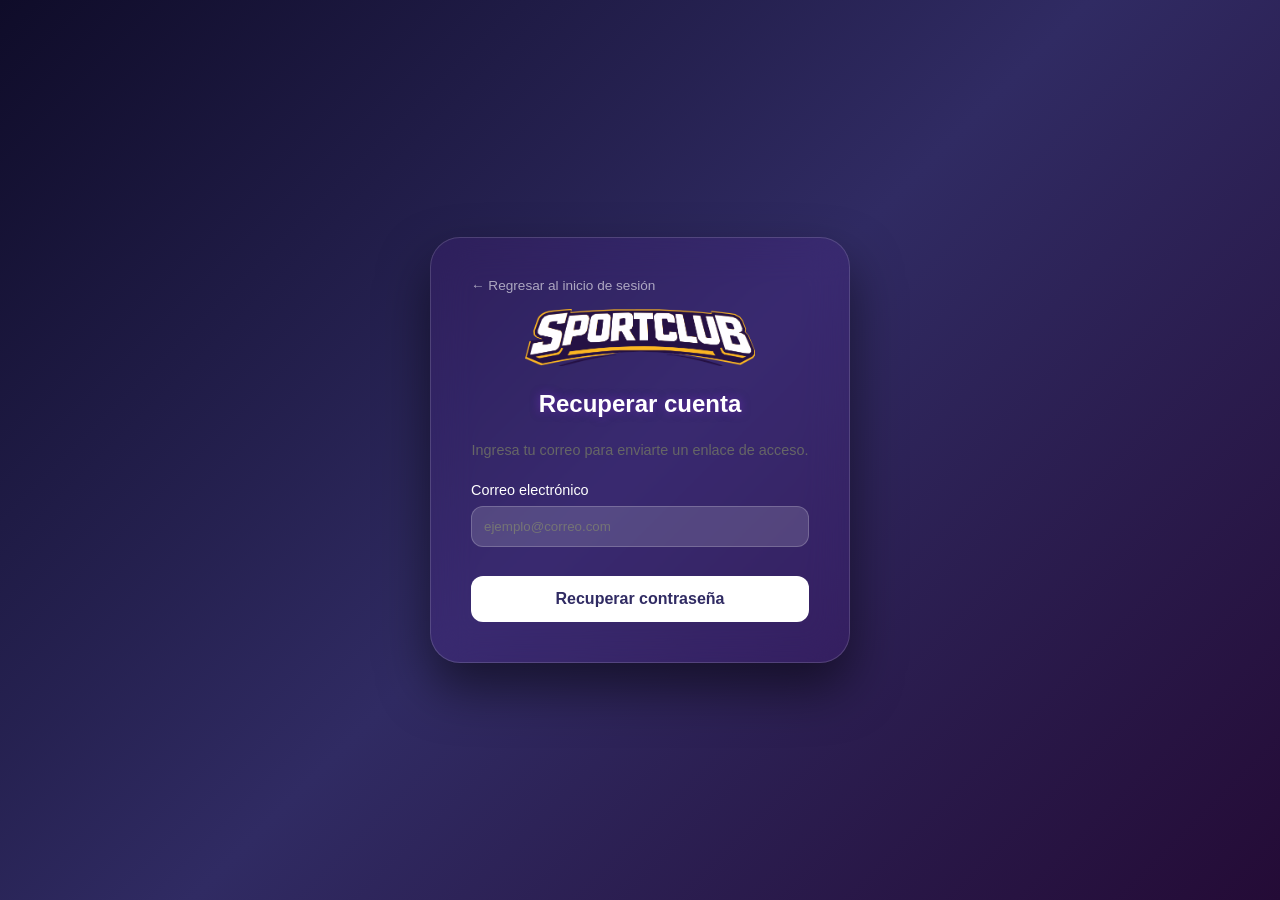
<file: recover.html>
<!DOCTYPE html> <!-- Esto es lo que hace que el navegador sepa que este documento es un archivo HTML5 moderno -->
<html lang="es"> <!-- Define que el contenido de la web está en español -->
<head> <!-- Aca es el contenedor de los metadatos (información que no ve el usuario directamente). -->
    <meta charset="UTF-8"> <!-- Esto asegura que se vean bien las tildes y la letra "ñ". -->
    <meta name="viewport" content="width=device-width, initial-scale=1.0"> <!-- Hace que la página se vea bien en celulares y tablets, ajustando el ancho de la página al tamaño de la pantalla del dispositivo. -->
    <title>Recuperar Contraseña - SportClub</title> <!-- El título que aparece en la pestaña del navegador. -->
    <link rel="stylesheet" href="css/style.css"> <!-- Enlace a la hoja de estilos CSS que contiene las reglas de diseño para esta página. El archivo "style.css" debe estar ubicado en una carpeta llamada "css". -->
</head> <!-- Cierre del contenedor de metadatos -->
<body> <!-- Cuerpo del documento, que contiene todo el contenido visible de la página. -->
    <main class="container">  <!-- El contenedor principal de la página, que tiene una clase "container" para aplicar estilos específicos. Dentro de este contenedor, se encuentra la sección que contiene el formulario de recuperación de contraseña. -->
        <section class="card"> <!-- Una sección con la clase "card" que probablemente se utiliza para darle un estilo de tarjeta al formulario de recuperación de contraseña. -->
            <div class="back-container"> <!-- Un contenedor para el enlace de "volver", que se muestra en la parte superior de la tarjeta. -->
            
                <a href="login.html" class="btn-back">← Regresar al inicio de sesión</a> <!-- Un enlace que permite al usuario volver a la página de inicio de sesión. El enlace apunta a "index.html", que es la página de inicio de sesión. -->
            </div> <!-- Cierre del contenedor de "volver" -->

            <img src="image/logo_empresa_letra_v1.png" alt="SportClub Logo" class="logo"> <!-- Una imagen que muestra el logo de la empresa. El atributo "src" especifica la ruta de la imagen, el atributo "alt" proporciona  
            un texto alternativo para la imagen (que se muestra si la imagen no se carga), y la clase "logo" se utiliza para aplicar estilos específicos a esta imagen. -->
            <h2>Recuperar cuenta</h2> <!-- El título principal de la página, que indica que es la sección de recuperación de contraseña. -->
            <p style="margin-bottom: 1.5rem; font-size: 0.9rem; color: #666;">Ingresa tu correo para enviarte un enlace de acceso.</p> <!-- Un párrafo que proporciona instrucciones adicionales al usuario sobre cómo recuperar su contraseña. 
            El estilo en línea se utiliza para agregar un margen inferior, establecer un tamaño de fuente más pequeño y un color de texto gris para que el mensaje sea menos prominente que el título. -->

            <form id="recoverForm"> <!-- El formulario de recuperación de contraseña, que se enviará a la URL especificada en el atributo "action" (en este caso, no se especifica una URL,
                 lo que significa que el formulario no se enviará a ningún lado). El formulario tiene un ID "recoverForm" para que pueda ser referenciado en el script de JavaScript. -->
                <div class="input-group"> <!-- Grupo de entrada para el email, que incluye la etiqueta y el campo de entrada. -->
                    <label for="recover-email">Correo electrónico</label> <!-- La etiqueta para el campo de email, que se asocia con el campo de entrada a través del atributo "for". -->
                    <input type="email" id="recover-email" placeholder="ejemplo@correo.com" required> <!-- El campo de entrada para el email, que requiere que el usuario ingrese un 
                    correo electrónico válido antes de enviar el formulario. El atributo "placeholder" muestra un texto de ejemplo dentro del campo. -->
                </div> <!-- Cierre del grupo de entrada para el email -->
                <button type="submit" class="btn-login">Recuperar contraseña</button> <!-- El botón de envío del formulario, que tiene un estilo específico 
                definido por la clase "btn-login". Al hacer clic en este botón, el formulario se enviará a la URL especificada en el atributo "action" del formulario 
                (en este caso, no se especifica una URL, lo que significa que el formulario no se enviará a ningún lado). -->
            </form> <!-- Cierre del formulario -->

            <div id="confirmMessage" style="display: none; margin-top: 1.5rem; padding: 1rem; background-color: #d4edda; color: #155724; border-radius: 6px; font-size: 0.9rem; border: 1px solid #c3e6cb;"> <!-- Un mensaje de confirmación que se muestra después de que el usuario envía el formulario. 
                El mensaje está oculto por defecto (display: none) y se muestra mediante JavaScript cuando el formulario se envía. El estilo en línea se utiliza para agregar un margen superior, relleno, color de fondo verde claro, color de texto verde oscuro, bordes redondeados, un tamaño de fuente más 
                pequeño y un borde verde claro para que el mensaje sea visualmente atractivo y fácil de leer. -->
                 Se ha enviado un enlace de recuperación a su correo.
            </div> <!-- Cierre del mensaje de confirmación -->
        </section> <!-- Cierre de la tarjeta que contiene el formulario de recuperación de contraseña -->
    </main> <!-- Cierre del contenedor principal -->

    <script> <!-- Un bloque de código JavaScript que se ejecuta en el navegador para manejar la lógica de envío del formulario de recuperación de contraseña. -->
        // Simulación de envío para cumplir con el requisito visual
        document.getElementById('recoverForm').addEventListener('submit', function(e) { // Agrega un evento de escucha para el evento "submit" del formulario con el ID "recoverForm". Cuando el formulario se envía, se ejecuta la función proporcionada. -->
            e.preventDefault(); // Evita que el formulario se envíe realmente, ya que no hay una URL de destino para el envío del formulario.
            this.style.display = 'none'; // Oculta el formulario al enviar
            document.getElementById('confirmMessage').style.display = 'block'; // Muestra el mensaje
        });
    </script> <!-- Cierre del bloque de código JavaScript -->
</body> <!-- Cierre del cuerpo del documento -->
</html> <!-- Cierre del documento HTML -->
</file>
<file: css/index.css>
/* RESET */
* {
    margin: 0;
    padding: 0;
    box-sizing: border-box;
}

body {
    /* Fondo radial idéntico al Login */
    background: radial-gradient(circle at center, #2e1a47 0%, #1a1a2e 100%) no-repeat center center fixed;
    background-size: cover;
    color: white;
    font-family: 'Segoe UI', sans-serif;
    min-height: 100vh;
    display: flex;
    flex-direction: column;
    align-items: center;
}

/* HEADER Y LOGO */
.main-header {
    margin-top: 60px; /* Espacio arriba para que respire */
    text-align: center;
}

.logo-main {
    max-width: 450px;
    width: 85%;
    height: auto;
}

/* SECCIÓN CENTRAL (HERO) */
.hero {
    text-align: center;
    padding: 40px 20px;
}

.hero h1 {
    font-size: clamp(1.8rem, 5vw, 3rem);
    margin-bottom: 15px;
}

.hero p {
    font-size: 1.1rem;
    color: rgba(255, 255, 255, 0.8);
    max-width: 700px;
    margin: 0 auto 30px;
}

/* BOTÓN AMARILLO */
.btn-ingresar {
    background-color: #fbc531;
    color: #000 !important;
    padding: 12px 45px;
    border-radius: 50px;
    text-decoration: none;
    font-weight: 800;
    display: inline-block;
    box-shadow: 0 4px 15px rgba(251, 197, 49, 0.4);
    transition: transform 0.2s;
}

.btn-ingresar:hover {
    transform: scale(1.05);
}

/* LAS DOS TARJETAS (MISIÓN Y VISIÓN) */
.info-section {
    display: flex;
    justify-content: center;
    gap: 25px;
    flex-wrap: wrap;
    width: 95%;
    max-width: 1100px;
    margin-top: 40px;
}

.card {
    /* Fondo semi-transparente como el del login */
    background: rgba(255, 255, 255, 0.05); 
    border: 1px solid rgba(188, 75, 227, 0.5); /* Borde lila */
    border-radius: 15px;
    padding: 30px;
    flex: 1;
    min-width: 300px;
    text-align: center;
    box-shadow: 0 0 20px rgba(188, 75, 227, 0.2); /* Brillo sutil */
    backdrop-filter: blur(10px);
}

.card h3 {
    margin-bottom: 15px;
    font-size: 1.4rem;
}

.card p {
    font-size: 0.95rem;
    line-height: 1.6;
    color: rgba(255, 255, 255, 0.7);
}

footer {
    margin-top: auto;
    padding: 30px;
    opacity: 0.4;
    font-size: 0.85rem;
}
</file>
<file: css/dashboard_administrador.css>
/* Configuración General */
* { margin: 0; padding: 0; box-sizing: border-box; font-family: 'Segoe UI', sans-serif; } /* Elimina márgenes y rellenos por defecto, establece un sistema de caja consistente y una fuente moderna para toda la página */

body { background-color: #f0f2f5; color: #333; } /* Fondo claro y texto oscuro para una apariencia profesional y fácil de leer */

/* HEADER: Mi Perfil y Cerrar Sesión con Hover Correcto */
.top-header { /* Elimina el fondo morado permanente y el texto blanco permanente */
    background-color: #917beb; /* Fondo morado solo para el header, sin afectar a los enlaces */
    color: white; /* El texto del header es blanco, pero los enlaces tendrán su propio estilo */
    padding: 15px 40px; /* Espaciado interno para el header */
    display: flex; /* Utiliza flexbox para alinear los elementos dentro del header */
    justify-content: space-between; /* Separa el logo a la izquierda y los enlaces a la derecha */
    align-items: center; /* Centra verticalmente los elementos dentro del header */
    box-shadow: 0 2px 5px rgba(0,0,0,0.1); /* Sombra sutil para darle profundidad al header */
}

.nav-link { /* Elimina el fondo morado permanente y el texto blanco permanente de los enlaces */
    color: rgba(248, 248, 248, 0.7); /* Blanco apagado */
    text-decoration: none; /* Sin subrayado por defecto */
    margin-left: 20px; /* Espacio entre los enlaces */
    font-size: 0.9rem; /* Tamaño de fuente ligeramente más pequeño para los enlaces */
    transition: 0.3s; /* Transición suave para el efecto hover */
}

.nav-link:hover { /* El fondo morado y el texto blanco solo se aplican al pasar el ratón sobre los enlaces */
    background-color: #4a148c; /* Fondo morado solo al pasar el rat
    color: white; /* Brilla al tocarlo */
    text-decoration: underline; /* Subrayado solo al pasar el ratón para indicar que es interactivo */
}

/* LAYOUT: Sidebar y Contenido */
.dashboard-container { display: flex; min-height: calc(100vh - 54px); } /* Elimina el fondo morado permanente del sidebar y el texto blanco permanente, y corrige el error de marcado permanente al pasar el ratón sobre los enlaces del sidebar */

/* SIDEBAR: Sin estados marcados por defecto */
.sidebar { /* Elimina el fondo morado permanente y el texto blanco permanente del sidebar */
    width: 250px; /* Ancho fijo para el sidebar */
    background-color: #8364ff; /* Fondo morado solo para el sidebar, sin afectar a los enlaces */
    padding-top: 20px; /* Espaciado interno para el sidebar */
}

.sidebar ul { list-style: none; } /* Elimina los puntos de la lista del sidebar */ 

.sidebar ul li a { /* Elimina el fondo morado permanente y el texto blanco permanente de los enlaces del sidebar */
    display: block; /* Hace que el enlace ocupe todo el ancho del sidebar para facilitar el hover */
    padding: 15px 25px; /* Espaciado interno para los enlaces del sidebar */
    color: #d1c4e9; /* Texto suave */
    text-decoration: none; /* Sin subrayado por defecto */
    background-color: transparent; /* Fondo transparente por defecto */
    transition: 0.3s; /* Transición suave para el efecto hover */
}

/* El resaltado morado SOLO ocurre aquí al pasar el ratón */
.sidebar ul li a:hover { /* El fondo morado y el texto blanco solo se aplican al pasar el ratón sobre los enlaces del sidebar */
    background-color: #4527a0; /* Fondo morado solo al pasar el ratón */
    color: white; /* Brilla al tocarlo */
}

/* CONTENIDO PRINCIPAL */
.main-content { flex: 1; padding: 40px; } /* Espaciado interno para el contenido principal */

.welcome h1 { font-size: 2rem; margin-bottom: 5px; } /* Título de bienvenida con un tamaño de fuente grande y un margen inferior para separar del párrafo */
.welcome p { color: #666; margin-bottom: 30px; } /* Párrafo de bienvenida con un color de texto más suave y un margen inferior para separar de los siguientes elementos */

/* CARDS CON SOMBRA PROFESIONAL */
.stats-grid { display: flex; gap: 20px; margin-bottom: 40px; } /* Utiliza flexbox para crear una cuadrícula de estadísticas con un espacio uniforme entre las cards */

.card { /* Elimina el fondo morado permanente y el texto blanco permanente de las cards */
    background: white; /* Fondo blanco para las cards, sin afectar al texto */
    padding: 25px; /* Espaciado interno para las cards */
    flex: 1; /* Hace que cada card ocupe el mismo espacio dentro de la cuadrícula */
    border-radius: 12px; /* Bordes redondeados para un diseño más suave */
    box-shadow: 0 4px 12px rgba(0,0,0,0.05); /* Sombra sutil para darle profundidad a las cards */
}

.card .value { font-size: 2.2rem; font-weight: 800; color: #4a148c; margin-top: 10px; } /* Valor destacado dentro de la card con un tamaño de fuente grande, peso extra bold y color morado para resaltar la información importante */

/* TABLA Y BOTONES: Solución al error de marcado permanente */
.table-section { /* Elimina el fondo morado permanente y el texto blanco permanente de la sección de la tabla */
    background: white; /* Fondo blanco para la sección de la tabla, sin afectar al texto */
    padding: 30px; /* Espaciado interno para la sección de la tabla */
    border-radius: 12px; /* Bordes redondeados para un diseño más suave */
    box-shadow: 0 4px 12px rgba(0,0,0,0.05); /* Sombra sutil para darle profundidad a la sección de la tabla */
}

.data-table { width: 100%; border-collapse: collapse; margin-top: 20px; } /* Configuración básica para la tabla, asegurando que ocupe todo el ancho disponible y que las celdas estén unidas sin espacios entre ellas */
.data-table th { text-align: left; padding: 15px; color: #888; border-bottom: 2px solid #f0f0f0; } /* Estilo para los encabezados de la tabla, con alineación a la izquierda, un color de texto suave y una línea inferior para separar los encabezados del contenido */
.data-table td { padding: 18px 15px; border-bottom: 1px solid #f0f0f0; } /* Estilo para las celdas de la tabla, con un relleno cómodo y una línea inferior para separar las filas */
 
/* BOTÓN GESTIONAR: Gris claro en reposo (NO morado) */
.btn-action { /* Elimina el fondo morado permanente y el texto blanco permanente del botón de acción */
    background-color: #f8f9fa; /* Fondo gris claro para el botón, sin afectar al texto */
    color: #4a148c; /* Texto morado para el botón, sin afectar al fondo */
    border: 1px solid #ddd; /* Borde gris claro para el botón */
    padding: 8px 18px; /* Espaciado interno para el botón */
    border-radius: 6px; /* Bordes redondeados para un diseño más suave */
    cursor: pointer; /* Cambia el cursor a pointer para indicar que es un elemento interactivo */
    font-weight: 600; /* Peso de fuente semibold para el texto del botón */
    transition: 0.2s; /* Transición suave para el efecto hover */
}

/* El botón se vuelve morado SOLO al pasar el ratón */
.btn-action:hover { /* El fondo morado y el texto blanco solo se aplican al pasar el ratón sobre el botón de acción */
    background-color: #4a148c; /* Fondo morado solo al pasar el ratón */
    color: white; /* Brilla al tocarlo */
    transform: translateY(-2px); /* Efecto de elevación al pasar el ratón */
    box-shadow: 0 4px 8px rgba(0,0,0,0.2); /* Sombra más pronunciada al pasar el ratón para darle un efecto de profundidad adicional */
}

/* Badges de Roles */
.badge { padding: 4px 10px; border-radius: 20px; font-size: 0.75rem; font-weight: bold; } /* Estilo base para los badges de roles, con un relleno cómodo, bordes redondeados y un tamaño de fuente pequeño para que se vean como etiquetas */
.admin { background: #f3e5f5; color: #4a148c; } /* Estilo específico para el badge de Administrador, con un fondo lila suave y texto morado oscuro para resaltar el rol de administrador */
.coach { background: #ffebee; color: #c62828; } /* Estilo específico para el badge de Coach, con un fondo rojo suave y texto rojo oscuro para resaltar el rol de coach */
.user { background: #e3f2fd; color: #1976d2; } /* Estilo específico para el badge de Usuario, con un fondo azul suave y texto azul oscuro para resaltar el rol de usuario */

/* Estilo para el logo en el header */
.brand img {
    height: 35px; /* Ajusta el tamaño a tu gusto */
    width: auto;  /* Mantiene la proporción */
    vertical-align: middle; /* Lo centra con el texto */
    margin-right: 12px; /* Espacio entre logo y 'SportClub' */
    filter: drop-shadow(0 2px 4px rgba(0,0,0,0.1)); /* Opcional: le da un toque de profundidad */
}

/* Ajuste opcional por si el texto se ve muy pegado arriba */
.brand { /* Elimina el fondo morado permanente y el texto blanco permanente del logo en el header */
    display: flex; /* Utiliza flexbox para alinear el logo y el texto */
    align-items: center; /* Centra verticalmente el logo con el texto */
}

/* --- ESTRUCTURA FIJA ESTILO USUARIO --- */
@media screen and (max-width: 1024px) {
    html, body {
        min-width: 1200px !important;
        overflow-x: auto !important;
    }

    .main-wrapper {
        display: flex !important;
        flex-direction: row !important;
        width: 1200px !important;
    }

    .sidebar {
        width: 250px !important;
        min-height: 100vh !important;
        position: sticky !important;
        top: 0;
        background-color: #7e57c2 !important; /* Morado Admin */
    }

    .main-content {
        flex: 1 !important;
        width: 950px !important;
        padding: 20px !important;
    }
}
#btnNuevoUsuario {
    margin-top: 20px; /* Baja el botón */
    margin-bottom: 20px; /* Lo separa de la tabla */
    display: inline-block;
}

/* Espaciado del Modal de Nuevo Usuario */
#modalUsuario .modal-box, 
#modalUsuario > div {
    padding: 40px !important; /* Más espacio interno */
    line-height: 1.6;
}

#formNuevoUsuario label {
    display: block;
    margin-bottom: 8px; /* Separa el label del input */
    margin-top: 10px;
    font-size: 14px;
    color: #555;
}

#formNuevoUsuario input, 
#formNuevoUsuario select {
    margin-bottom: 20px !important; /* Separa cada campo del siguiente */
    border: 1px solid #ddd;
    padding: 12px !important;
}

/* Espaciado del Modal de Borrar */
#modalEliminar > div {
    padding: 35px !important;
}

#modalEliminar h3 {
    margin-bottom: 15px !important;
}

#modalEliminar p {
    margin-bottom: 25px !important;
}

/* Espaciado de la Tabla */
.data-table th, 
.data-table td {
    padding: 15px 20px !important; /* Celdas más altas y anchas */
}

.btn-action {
    margin-bottom: 25px !important; /* Separa el botón verde de la tabla */
}
</file>
<file: css/dashboard_coach.css>
:root { /* Variables de color para el dashboard del coach */
    --rojo-principal: #D32F2F; /* Rojo vibrante para elementos destacados */
    --rojo-oscuro: #B71C1C; /* Rojo más oscuro para el sidebar */
    --gris-fondo: #f4f4f4; /* Gris claro para el fondo general */
    --blanco: #ffffff; /* Blanco puro para tarjetas y tablas */
    --verde-ok: #28a745; /* Verde para botones de acción positiva */
} 

body { 
    margin: 0; padding: 0; /* Reset de márgenes y padding */
    font-family: 'Segoe UI', sans-serif; /* Fuente moderna y legible */
    background-color: var(--gris-fondo); /* Fondo gris claro para todo el dashboard */
}

/* NAVBAR */
.dash-nav { /* Barra de navegación superior */
    background-color: var(--rojo-principal); /* Rojo vibrante para destacar la barra de navegación */
    color: var(--blanco); /* Texto blanco para contraste */
    padding: 0 30px; /* Espaciado horizontal */
    display: flex; /* Flexbox para alinear elementos */
    justify-content: space-between; /* Separar logo y opciones de navegación */
    align-items: center; /* Centrar verticalmente */
    height: 70px; /* Altura fija para la barra de navegación */
}

.logo-dashboard { font-size: 1.4rem; } /* Logo del dashboard con un tamaño de fuente más grande para destacar el nombre del coach */
/* NAVBAR - OPCIONES DE LA DERECHA */
.nav-right { 
    display: flex; 
    align-items: center; 
    gap: 20px; 
}

/* Forzamos el estilo apuntando directamente a la etiqueta 'a' con su clase */
a.btn-perfil, 
a.btn-logout { 
    color: #ffffff !important;        /* Blanco puro forzado */
    text-decoration: none !important; /* Sin subrayado */
    border: 1px solid #ffffff !important; /* Borde blanco */
    padding: 7px 15px; 
    border-radius: 5px; 
    font-size: 0.9rem;
    transition: 0.3s;
    display: inline-block;
    background: transparent;
}

/* Efecto Hover para que cambien al mismo tiempo */
a.btn-perfil:hover, 
a.btn-logout:hover { 
    background: #ffffff !important; 
    color: var(--rojo-principal) !important; 
    text-decoration: none !important;
}
/* LAYOUT & SIDEBAR */
.container-dash { display: flex; min-height: calc(100vh - 70px); } /* Contenedor principal con altura completa menos la barra de navegación */

.sidebar { width: 250px; background-color: var(--rojo-oscuro); padding-top: 10px; flex-shrink: 0; } /* Sidebar con ancho fijo y fondo rojo oscuro */
.sidebar ul { list-style: none; padding: 0; } /* Eliminar estilos de lista para el menú del sidebar */

.sidebar li a { /* Estilo para los enlaces del menú lateral */
    color: white; text-decoration: none; /* Espaciado y formato para los enlaces del menú lateral */
    padding: 15px 25px; display: block; /* Espaciado interno para los enlaces del menú lateral */
    transition: all 0.3s ease; /* Transición suave para el efecto hover en los enlaces del menú lateral */
    border-left: 5px solid transparent; /* Borde izquierdo transparente para el efecto hover en los enlaces del menú lateral */
}

/* Efecto hover menú lateral /* Al pasar el mouse sobre un enlace del menú lateral, se resalta con un fondo semitransparente y un borde izquierdo blanco para indicar la selección */
.sidebar li a:hover { /* Efecto hover para los enlaces del menú lateral */
    background-color: rgba(255, 255, 255, 0.15); /* Fondo semitransparente para resaltar el enlace del menú lateral al pasar el mouse */
    border-left: 5px solid white; /* Borde izquierdo blanco para resaltar el enlace del menú lateral al pasar el mouse */
    padding-left: 30px; /* Aumentar el padding izquierdo para crear un efecto de desplazamiento al resaltar el enlace del menú lateral */
}

/* CONTENIDO */
.content { flex: 1; padding: 30px; } /* Área de contenido principal con padding para separar del borde y flex para ocupar el espacio restante */

.content-header { margin-bottom: 20px; } /* Encabezado del contenido con margen inferior para separar del resto del contenido */
.content-header h1 { margin: 0; color: #333; } /* Título del encabezado del contenido con color oscuro para destacar */

/* Selector de Agenda por Día */
.class-selector { margin-bottom: 25px; } /* Contenedor para el selector de clases por día con margen inferior para separar del resto del contenido */
.agenda-header h3 { font-size: 1rem; color: #555; margin-bottom: 10px; } /* Encabezado del selector de clases por día con tamaño de fuente más pequeño y color gris para diferenciarlo del título principal */

.selector-grid {  /* Contenedor para los botones de selección de clases por día con diseño de cuadrícula para organizar los botones en filas y columnas */
    display: flex; gap: 12px; flex-wrap: wrap; /* Flexbox para organizar los botones con espacio entre ellos y permitir que se ajusten a varias filas si es necesario */
    background: #fff; padding: 15px; border-radius: 10px; /* Fondo blanco para los botones de selección de clases por día con padding y bordes redondeados para un diseño más limpio */
    border: 1px dashed #ccc;  /* Borde punteado para resaltar el área del selector de clases por día */
}

.btn-time { /* Estilo para los botones de selección de clases por día con fondo blanco, borde rojo y texto rojo para destacar los botones de acción */
    background-color: #fff; border: 1px solid var(--rojo-principal); /* Borde rojo para resaltar los botones de selección de clases por día */
    color: var(--rojo-principal); padding: 10px 18px; /* Espaciado interno para los botones de selección de clases por día */
    border-radius: 8px; cursor: pointer; font-weight: 600; /* Fuente más gruesa para los botones de selección de clases por día */
    transition: 0.3s; /* Transición suave para el efecto hover en los botones de selección de clases por día */
}

.btn-time:hover { /* Efecto hover para los botones de selección de clases por día con fondo rojo, texto blanco y un ligero efecto de elevación para indicar que el botón es interactivo */
    background-color: var(--rojo-principal); /* Fondo rojo para resaltar el botón de selección de clases por día al pasar el mouse */
    color: white; /* Texto blanco para resaltar el botón de selección de clases por día al pasar el mouse */
    transform: translateY(-2px); /* Efecto de elevación al pasar el mouse sobre el botón de selección de clases por día */
    box-shadow: 0 4px 8px rgba(211, 47, 47, 0.2); /* Sombra para resaltar el botón de selección de clases por día al pasar el mouse */
}

/* CARDS */
.card-section { display: flex; gap: 20px; margin-bottom: 30px; } /* Sección de tarjetas con diseño de flexbox para organizar las tarjetas en una fila con espacio entre ellas y margen inferior para separar del resto del contenido */
.stat-card { /* Estilo para las tarjetas de estadísticas con fondo blanco, padding, bordes redondeados y sombra para dar un efecto de elevación */
    background: var(--blanco); padding: 20px; border-radius: 12px; /* Flexbox para organizar el contenido de la tarjeta con espacio entre el icono y la información de la tarjeta */
    display: flex; align-items: center; gap: 20px; flex: 1; /* Flexbox para organizar el contenido de la tarjeta con espacio entre el icono y la información de la tarjeta */
    box-shadow: 0 4px 10px rgba(0,0,0,0.05); /* Sombra para dar un efecto de elevación a las tarjetas de estadísticas */
}
.card-icon { font-size: 2rem; } /* Estilo para el icono de la tarjeta con un tamaño de fuente grande para destacar el icono */
.card-info h3 { margin: 0; font-size: 0.8rem; color: #888; text-transform: uppercase; } /* Estilo para el título de la tarjeta con tamaño de fuente pequeño, color gris y texto en mayúsculas para diferenciarlo del valor de la tarjeta */
.card-info p { margin: 5px 0 0; font-size: 1.5rem; font-weight: bold; color: var(--rojo-principal); } /* Estilo para el valor de la tarjeta con tamaño de fuente grande, fuente en negrita y color rojo para destacar el valor de la tarjeta */

/* TABLA */
.data-table-container { /* Contenedor para la tabla de datos con fondo blanco, padding, bordes redondeados y sombra para dar un efecto de elevación */
    background: var(--blanco); padding: 25px; /* Fondo blanco para la tabla de datos con padding para separar el contenido del borde */
    border-radius: 12px; box-shadow: 0 4px 10px rgba(0,0,0,0.05); /* Bordes redondeados y sombra para dar un efecto de elevación a la tabla de datos */
}

table { width: 100%; border-collapse: collapse; margin-top: 15px; } /* Estilo para la tabla con ancho completo, colapsar bordes y margen superior para separar del encabezado de la tabla */
th { text-align: left; padding: 12px; border-bottom: 2px solid #eee; background: #fafafa; color: #555; } /* Estilo para los encabezados de la tabla con alineación a la izquierda, padding, borde inferior, fondo claro y color de texto gris para diferenciarlo del resto de la tabla */
td { padding: 15px 12px; border-bottom: 1px solid #eee; } /* Estilo para las celdas de la tabla con padding y borde inferior para separar las filas de la tabla */

/* Botón Asistencia */
.btn-check { /* Estilo para el botón de marcar asistencia con fondo transparente, borde verde y texto verde para indicar una acción positiva */
    background: transparent; border: 1px solid var(--verde-ok); /* Borde verde para resaltar el botón de marcar asistencia */
    color: var(--verde-ok); padding: 6px 18px; /* Espaciado interno para el botón de marcar asistencia */
    border-radius: 20px; cursor: pointer; font-weight: bold; /* Fuente en negrita para el botón de marcar asistencia */
    transition: 0.3s; /* Transición suave para el efecto hover en el botón de marcar asistencia */
}

.btn-check:hover { /* Efecto hover para el botón de marcar asistencia con fondo verde y texto blanco para indicar que el botón es interactivo */
    background: var(--verde-ok); /* Fondo verde para resaltar el botón de marcar asistencia al pasar el mouse */
    color: white; /* Texto blanco para resaltar el botón de marcar asistencia al pasar el mouse */
}

/* Ajuste para el logo en el panel del Coach */
.nav-left { /* Contenedor para el logo en el header del dashboard del coach con diseño de flexbox para alinear el logo con el texto del nombre del coach */
    display: flex; /* Flexbox para alinear el logo con el texto del nombre del coach */
    align-items: center; /* Alinear verticalmente el logo con el texto del nombre del coach */
}

.nav-left img { /* Estilo para el logo en el header del dashboard del coach con un tamaño ajustado para que se vea bien junto al texto del nombre del coach */
    height: 35px; /* Ajusta el tamaño aquí si lo ves muy grande o pequeño */
    width: auto; /* Mantiene la proporción del logo */
    filter: drop-shadow(0 2px 4px rgba(0,0,0,0.1)); /* Opcional: le da un toque de profundidad al logo para que destaque más en el header del dashboard del coach */
}


/* --- ESTRUCTURA FIJA ESTILO USUARIO --- */
@media screen and (max-width: 1024px) {
    html, body {
        min-width: 1200px !important; /* Mantiene el ancho de PC */
        overflow-x: auto !important;  /* Permite deslizar para ver todo */
    }

    .container-dash {
        display: flex !important;
        flex-direction: row !important; /* Menú a la izquierda SIEMPRE */
        width: 1200px !important;
    }

    .sidebar {
        width: 250px !important; /* Ancho real del menú */
        min-height: 100vh !important;
        position: sticky !important;
        top: 0;
        background-color: #b71c1c !important; /* Rojo Coach */
    }

    .content {
        flex: 1 !important;
        width: 950px !important;
        padding: 20px !important; 
        background-color: #f4f4f4 !important;
    }
}
/* ELIMINAMOS EL AZUL A LA FUERZA PARA TODOS LOS LINKS DE LA NAV */
.nav-right a {
    color: #ffffff !important;
    text-decoration: none !important;
    border: 1px solid #ffffff !important;
    padding: 7px 15px !important;
    border-radius: 5px !important;
    font-size: 0.9rem !important;
    display: inline-block !important;
    background: transparent !important;
    transition: 0.3s !important;
}

/* EFECTO HOVER PARA AMBOS */
.nav-right a:hover {
    background: #ffffff !important;
    color: #D32F2F !important; /* Rojo principal */
}
</file>
<file: css/dashboard_usuario.css>
/* RESET Y ESTRUCTURA LIMPIA */
* { margin: 0; padding: 0; box-sizing: border-box; font-family: 'Segoe UI', sans-serif; } /* Reset de márgenes, padding y box-sizing para una estructura limpia y consistente en todo el sitio */
body { background-color: #f0f2f5; height: 100vh; display: flex; flex-direction: column; overflow: hidden; } /* Estilo para el cuerpo del documento con fondo claro, altura completa de la ventana, diseño de flexbox para organizar el contenido en columna y ocultar el desbordamiento para evitar scroll innecesario */

/* NAVBAR */
.navbar { background-color: #1976D2; color: white; padding: 12px 30px; display: flex; justify-content: space-between; align-items: center; z-index: 10; } /* Estilo para la barra de navegación con fondo azul, texto blanco, padding, diseño de flexbox para organizar el contenido con espacio entre los elementos y alineación vertical centrada */
.user-nav { display: flex; align-items: center; gap: 20px; } /* Contenedor para los enlaces de navegación del usuario con diseño de flexbox para organizar los enlaces en una fila, alineación vertical centrada y espacio entre los enlaces */
.user-nav a { color: white; text-decoration: none; font-size: 14px; cursor: pointer; } /* Estilo para los enlaces de navegación del usuario con color blanco, sin subrayado, tamaño de fuente pequeño y cursor de puntero para indicar que son interactivos */
.user-nav a:hover { text-decoration: underline; } /* Efecto hover para los enlaces de navegación del usuario con subrayado para indicar que el enlace es interactivo */

/* CONTENEDOR PRINCIPAL */
.main-wrapper { display: flex; flex: 1; height: calc(100vh - 54px); } /* Contenedor principal con diseño de flexbox para organizar el sidebar y el área de contenido, altura calculada para ocupar el espacio restante debajo de la navbar */

/* SIDEBAR - SUBIDO Y FIJO */
.sidebar { width: 240px; background-color: #0D47A1; color: white; padding-top: 10px; } /* Estilo para el sidebar con ancho fijo, fondo azul oscuro, texto blanco y padding superior para separar el contenido del borde */
.menu-list { list-style: none; } /* Estilo para la lista del menú del sidebar con eliminación de los puntos de la lista para un diseño más limpio */
.menu-list li a {  /* Estilo para los enlaces del menú del sidebar con diseño de bloque para ocupar todo el ancho, padding para separar el texto del borde, color blanco, sin subrayado, transición para el efecto hover y cursor de puntero para indicar que son interactivos */
    display: block; padding: 15px 25px; color: white; text-decoration: none; /* Transición para el efecto hover en los enlaces del menú del sidebar con cambio de fondo para indicar que el enlace es interactivo */
    transition: background 0.2s; cursor: pointer; /* Transición para el efecto hover en los enlaces del menú del sidebar con cambio de fondo para indicar que el enlace es interactivo */
}
.menu-list li a:hover { background-color: #1565C0; } /* Efecto hover para los enlaces del menú del sidebar con cambio de fondo a un azul más oscuro para indicar que el enlace es interactivo */

/* ÁREA DE CONTENIDO */
.content { flex: 1; padding: 30px; overflow-y: auto; } /* Estilo para el área de contenido con flexbox para ocupar el espacio restante, padding para separar el contenido del borde y scroll vertical para manejar el desbordamiento del contenido */

/* TARJETAS - LETRA GRANDE */
.cards-container { display: flex; gap: 20px; margin: 25px 0; } /* Contenedor para las tarjetas con diseño de flexbox para organizar las tarjetas en una fila, espacio entre las tarjetas y margen vertical para separar del resto del contenido */
.card { background: white; padding: 25px; border-radius: 12px; flex: 1; box-shadow: 0 4px 10px rgba(0,0,0,0.05); } /* Estilo para las tarjetas con fondo blanco, padding, bordes redondeados, flexbox para ocupar el espacio disponible y sombra para dar un efecto de elevación */
.card-label { color: #888; font-weight: bold; font-size: 11px; text-transform: uppercase; } /* Estilo para la etiqueta de la tarjeta con color gris, fuente en negrita, tamaño de fuente pequeño y texto en mayúsculas para diferenciarlo del valor de la tarjeta */
.card-value { font-size: 30px !important; font-weight: 800; color: #1976D2; display: block; margin: 10px 0; } /* Estilo para el valor de la tarjeta con tamaño de fuente grande, fuente en negrita, color azul para destacar el valor de la tarjeta, diseño de bloque para ocupar toda la línea y margen vertical para separar del resto del contenido */

/* TABLA Y BOTONES */
.table-section { background: white; padding: 25px; border-radius: 12px; } /* Contenedor para la sección de la tabla con fondo blanco, padding y bordes redondeados para un diseño más limpio */
table { width: 100%; border-collapse: collapse; } /* Estilo para la tabla con ancho completo y colapsar bordes para eliminar el espacio entre las celdas de la tabla */
th { text-align: left; padding: 12px; border-bottom: 2px solid #eee; } /* Estilo para los encabezados de la tabla con alineación a la izquierda, padding y borde inferior para separar los encabezados del resto de la tabla */
td { padding: 15px 12px; border-bottom: 1px solid #f5f5f5; } /* Estilo para las celdas de la tabla con padding y borde inferior para separar las filas de la tabla */

.btn-reservar, .btn-logout { /* Estilo para los botones de reservar y cerrar sesión con fondo azul, texto blanco, sin borde, padding, bordes redondeados, fuente en negrita, cursor de puntero para indicar que son interactivos y transición para el efecto hover */
    background-color: #1976D2; color: white; border: none; padding: 10px 25px; /* Transición para el efecto hover en los botones de reservar y cerrar sesión con cambio de fondo para indicar que el botón es interactivo */
    border-radius: 8px; font-weight: bold; cursor: pointer; transition: all 0.2s; /* Transición para el efecto hover en los botones de reservar y cerrar sesión con cambio de fondo para indicar que el botón es interactivo */
}
.btn-reservar:hover, .btn-logout:hover { background-color: #1565C0; } /* Efecto hover para los botones de reservar y cerrar sesión con cambio de fondo a un azul más oscuro para indicar que el botón es interactivo */

/* --- ESTILOS PARA EL LOGO DEL USUARIO --- */
.logo { /* Contenedor para el logo del usuario con diseño de flexbox para organizar el logo y el texto, alineación vertical centrada y espacio entre el logo y el texto */
    display: flex; /* Diseño de flexbox para organizar el logo y el texto en una fila */
    align-items: center; /* Alineación vertical centrada para el logo y el texto */
}

.logo img {
    height: 35px; /* Ajusta este valor si quieres que el logo sea más grande */
    width: auto; /* Mantiene la proporción del logo */
    filter: drop-shadow(0 2px 4px rgba(0,0,0,0.1)); /* Sombra suave para que resalte */
}
</file>
<file: css/landingpage.css>
/* landing.css - Estilos exclusivos para la página de inicio */

:root { /* Variables de color para mantener la consistencia y facilitar cambios futuros */
    --morado: #2E1A47; 
    --amarillo: #F2B705; 
    --blanco: #FFFFFF;
}

body { /* Estilos básicos para el cuerpo de la página */
    margin: 0; /* Elimina el margen predeterminado del navegador para que el diseño sea más limpio */
    padding: 0; /* Elimina el padding predeterminado del navegador */
    font-family: Arial, sans-serif; /* Fuente legible y moderna */
    background-color: var(--blanco); /* Fondo blanco para un aspecto limpio y profesional */
    color: var(--morado); /* Color de texto principal para mantener la coherencia con la paleta de colores */
    /* Esto ayuda a que el zoom no rompa el diseño */   
    overflow-x: hidden;  /* Evita que aparezca una barra de desplazamiento horizontal cuando se hace zoom, manteniendo el diseño intacto. */
}

/* Contenedor para que no se pegue a los bordes en pantallas grandes */
.container { /* Un contenedor centralizado para limitar el ancho del contenido y mantenerlo legible en pantallas grandes. */
    max-width: 1100px; /* Ancho máximo para evitar que el contenido se extienda demasiado en pantallas grandes, lo que mejora la legibilidad. */
    margin: 0 auto; /* Centra el contenedor horizontalmente */
    padding: 0 20px; /* Espaciado horizontal para que el contenido no esté pegado a los bordes en pantallas pequeñas */
    text-align: center; /* Centra el texto dentro del contenedor para un diseño más equilibrado */
}

/* HEADER: Logo arriba y al medio */
.main-header { /* Estilos para el encabezado principal, que incluye el logo y el nombre del sitio. */
    padding: 40px 0; /* Espaciado vertical para separar el encabezado del resto del contenido, haciendo que el logo destaque más. */
    background-color: var(--blanco); /* Fondo blanco para mantener la coherencia con el diseño general y hacer que el logo resalte. */
}

.logo-main { /* Estilos para el logo principal, que es el elemento más destacado del encabezado. */
    width: 500px; /* Antes era 350px, ahora es más imponente */ 
    max-width: 95%; /* Para que en celular no se corte */
    height: auto; /* Mantiene la proporción del logo al cambiar el tamaño */
    display: block; /* Hace que el logo se comporte como un bloque para centrarlo correctamente */
    margin: 0 auto; /* Centra el logo horizontalmente dentro del encabezado */
}

/* HERO: La frase motivacional */
.hero { /* Estilos para la sección hero, que es la primera sección que los visitantes ven al llegar a la página. */
    padding: 50px 0; /* Espaciado vertical para separar la sección hero del encabezado y del resto del contenido, creando un impacto visual fuerte. */
}

.hero h1 { /* Estilos para el título principal dentro de la sección hero, que es la frase motivacional. */
    /* El primer número (1.5rem) es el tamaño mínimo, el último (2.2rem) es el máximo */
    font-size: clamp(1.5rem, 4vw, 2.2rem);  /* El tamaño del texto se ajusta automáticamente entre 1.5rem y 2.2rem según el ancho de la pantalla, asegurando que la frase motivacional sea legible y tenga un impacto visual adecuado en diferentes dispositivos. */
    margin-bottom: 15px; /* Espacio debajo del título para separar la frase motivacional del párrafo que la sigue, mejorando la legibilidad y el diseño visual. */
    font-weight: 600; /* Un poco menos negrita para que no compita con el logo */
}


.hero p { /* Estilos para el párrafo dentro de la sección hero, que proporciona información adicional o una llamada a la acción. */
    font-size: 1.2rem; /* Tamaño de fuente ligeramente más grande para mejorar la legibilidad y destacar el mensaje adicional que acompaña a la frase motivacional. */
    max-width: 700px;   /* Limita el ancho del párrafo para mejorar la legibilidad, evitando que las líneas sean demasiado largas en pantallas grandes. */
    margin: 0 auto 30px; /* Centra el párrafo horizontalmente y agrega un espacio debajo para separar esta sección del siguiente contenido, creando un diseño más limpio y organizado. */
    line-height: 1.6; /* Aumenta el espacio entre líneas para mejorar la legibilidad, especialmente en dispositivos móviles donde el texto puede ser más difícil de leer. */
    font-style: italic; /* Agrega un estilo cursivo para darle un toque más motivacional y diferenciarlo del resto del texto en la página. */
}

/* Botón llamativo */
.btn-ingresar { /* Estilos para el botón de llamada a la acción, que invita a los visitantes a ingresar o registrarse. */
    display: inline-block; /* Hace que el botón se comporte como un elemento en línea pero con propiedades de bloque, lo que permite agregar padding y margen de manera efectiva. */
    background-color: var(--amarillo); /* Color de fondo amarillo para que el botón destaque y llame la atención de los visitantes, incentivándolos a hacer clic. */
    color: var(--morado); /* Color de texto morado para mantener la coherencia con la paleta de colores y asegurar un buen contraste con el fondo amarillo, mejorando la legibilidad del texto en el botón. */
    padding: 15px 35px; /* Espaciado interno para hacer que el botón sea más grande y fácil de clicar, mejorando la experiencia del usuario. */
    text-decoration: none; /* Elimina el subrayado predeterminado de los enlaces para que el botón tenga un aspecto más limpio y profesional. */
    font-weight: bold; /* Hace que el texto del botón sea más prominente y fácil de leer, aumentando la efectividad de la llamada a la acción. */
    border-radius: 8px; /* Bordes redondeados para darle un aspecto más moderno y amigable al botón, haciéndolo más atractivo visualmente. */
    font-size: 1.1rem; /* Tamaño de fuente ligeramente más grande para mejorar la legibilidad del texto en el botón, asegurando que el mensaje de la llamada a la acción sea claro y fácil de entender. */
    transition: transform 0.2s, background 0.2s; /* Agrega una transición suave para los efectos de hover, haciendo que el botón se sienta más interactivo y atractivo al usuario. */
}

.btn-ingresar:hover { /* Estilos para el estado hover del botón de llamada a la acción, que proporciona retroalimentación visual cuando los usuarios pasan el cursor sobre el botón. */
    transform: scale(1.05); /* Aumenta ligeramente el tamaño del botón al pasar el cursor sobre él, creando un efecto de zoom que hace que el botón se sienta más interactivo y atractivo para los usuarios. */
    background-color: #d9a404; /* Cambia el color de fondo a un tono más oscuro de amarillo al pasar el cursor, proporcionando una retroalimentación visual adicional que mejora la experiencia del usuario y hace que el botón sea más llamativo. */
}

/* SECCIÓN INFO: Misión y Visión lado a lado */
.info-section { /* Estilos para la sección de información, que incluye la misión y visión de la empresa. Esta sección se muestra lado a lado en pantallas grandes y se adapta a una disposición vertical en dispositivos móviles. */
    display: flex; /* Utiliza Flexbox para organizar el contenido en una fila, permitiendo que la misión y visión se muestren lado a lado en pantallas grandes. */
    flex-wrap: wrap; /* Para que en celular se pongan uno abajo del otro */
    gap: 30px; /* Espacio entre los elementos de la sección para evitar que estén demasiado juntos, mejorando la legibilidad y el diseño visual. */
    padding: 60px 0; /* Espaciado vertical para separar esta sección del resto del contenido, creando un diseño más limpio y organizado. */
    justify-content: center; /* Centra los elementos dentro de la sección, asegurando que la misión y visión estén alineadas de manera equilibrada en el espacio disponible. */
}

.card { /* Estilos para las tarjetas de misión y visión, que contienen información importante sobre la empresa. Estas tarjetas tienen un diseño limpio y moderno, con un borde superior destacado para diferenciarlas visualmente. */
    flex: 1; /* Permite que las tarjetas se expandan para llenar el espacio disponible, asegurando que se vean equilibradas y ocupen un espacio adecuado en la sección de información. */
    min-width: 300px; /* Se ajusta solo según el zoom */ 
    background: #f9f9f9; /* Fondo ligeramente gris para diferenciar las tarjetas del fondo blanco de la página, creando un contraste visual que mejora la legibilidad y el diseño. */
    padding: 30px; /* Espaciado interno para que el contenido dentro de las tarjetas no esté pegado a los bordes, mejorando la legibilidad y el diseño visual. */
    border-radius: 12px; /* Bordes redondeados para darle un aspecto más moderno y amigable a las tarjetas, haciéndolas más atractivas visualmente. */
    border-top: 5px solid var(--amarillo); /* Un borde superior amarillo para destacar las tarjetas y crear un punto focal visual que atraiga la atención de los visitantes hacia la misión y visión de la empresa. */
    box-shadow: 0 4px 10px rgba(0,0,0,0.05); /* Sombra suave para darle profundidad a las tarjetas, haciendo que se destaquen del fondo y mejorando el diseño visual general. */
}

.card h3 { /* Estilos para los títulos dentro de las tarjetas de misión y visión, que son elementos clave para comunicar la información de manera clara y efectiva. Estos estilos aseguran que los títulos sean legibles y visualmente atractivos, manteniendo la coherencia con el diseño general de la página. */
    margin-top: 0; /* Elimina el margen superior predeterminado para que el título esté alineado con el borde superior de la tarjeta, creando un diseño más limpio y profesional. */
    color: var(--morado); /* Color de texto morado para mantener la coherencia con la paleta de colores y asegurar que los títulos sean legibles y se destaquen dentro de las tarjetas. */
}

/* FOOTER */
footer { /* Estilos para el pie de página, que proporciona información adicional o enlaces al final de la página. El diseño es simple y limpio para no competir con el contenido principal. */
    padding: 40px 0; /* Espaciado vertical para separar el pie de página del resto del contenido, creando un diseño más limpio y organizado. */
    font-size: 0.9rem;  /* Tamaño de fuente más pequeño para el pie de página, ya que generalmente contiene información secundaria o enlaces, asegurando que no compita visualmente con el contenido principal de la página. */
    color: #777; /* Color de texto gris para el pie de página, proporcionando un contraste suave con el fondo blanco y asegurando que la información en el pie de página sea legible sin distraer del contenido principal. */
}

/* AJUSTES PARA CELULAR (Responsivo) */
@media (max-width: 600px) { /* Estilos específicos para dispositivos con un ancho máximo de 600px, que es común para teléfonos móviles. Estos estilos aseguran que la página se vea bien y sea fácil de usar en pantallas pequeñas, adaptando el diseño para mejorar la legibilidad y la experiencia del usuario. */
    .main-header { padding: 20px 0; } /* Reduce el padding del encabezado para que el logo no ocupe demasiado espacio en pantallas pequeñas, asegurando que el diseño se mantenga equilibrado y que el logo siga siendo visible sin abrumar la pantalla. */
    .hero { padding: 30px 0; }   /* Reduce el padding de la sección hero para que el contenido no ocupe demasiado espacio vertical en pantallas pequeñas, mejorando la experiencia del usuario y asegurando que la frase motivacional siga siendo visible sin necesidad de desplazarse demasiado. */
}
</file>
<file: css/style.css>
* {
    margin: 0;
    padding: 0;
    box-sizing: border-box;
}

body {
    font-family: 'Segoe UI', sans-serif;
    background: linear-gradient(135deg, #0f0c29 0%, #302b63 50%, #240b36 100%);
    background-attachment: fixed;
    min-height: 100vh;
    display: flex;
    align-items: center;
    justify-content: center;
    padding: 20px;
}

.container {
    width: 100%;
    max-width: 420px;
}

/* TARJETA GLASS PURPLE */
.card {
    background: rgba(138, 43, 226, 0.1); 
    backdrop-filter: blur(20px);
    -webkit-backdrop-filter: blur(20px);
    border: 1px solid rgba(255, 255, 255, 0.15);
    padding: 2.5rem;
    border-radius: 30px;
    box-shadow: 0 25px 50px rgba(0, 0, 0, 0.5);
    text-align: center;
    width: 100%;
}

/* Contenedor para alinear el volver a la izquierda */
.back-container {
    width: 100%;
    display: flex;
    justify-content: flex-start;
    margin-bottom: 1rem;
}

.btn-back {
    text-decoration: none;
    color: rgba(255, 255, 255, 0.6);
    font-size: 0.85rem;
    transition: 0.3s;
}

.btn-back:hover {
    color: #bc4be3;
}

.logo {
    width: 100%;
    max-width: 230px;
    height: auto;
    margin: 0 auto 1.5rem auto;
    display: block;
}

h2 { 
    color: #ffffff; 
    margin-bottom: 1.5rem;
    text-shadow: 0 0 10px rgba(138, 43, 227, 0.5);
}

.input-group {
    margin-bottom: 1.2rem;
    text-align: left;
}

.input-group label {
    display: block;
    margin-bottom: 8px;
    color: #ffffff;
    font-size: 0.9rem;
}

.input-group input {
    width: 100%;
    padding: 12px;
    border: 1px solid rgba(255, 255, 255, 0.2);
    border-radius: 12px;
    background: rgba(255, 255, 255, 0.15);
    color: #ffffff;
    outline: none;
}

.input-group input:focus {
    border-color: #bc4be3;
    box-shadow: 0 0 10px rgba(188, 75, 227, 0.3);
}

.btn-login {
    background: #ffffff;
    color: #302b63;
    border: none;
    padding: 14px;
    width: 100%;
    border-radius: 12px;
    font-size: 1rem;
    font-weight: bold;
    cursor: pointer;
    margin-top: 10px;
    transition: 0.3s;
}

.btn-login:hover {
    background: #bc4be3;
    color: white;
}

/* ENLACES DE ABAJO: Más espacio y color lila */
.footer-links {
    margin-top: 2.5rem; 
    display: flex;
    justify-content: center;
    gap: 10px;
    font-size: 0.85rem;
}

.footer-links a {
    color: #bc4be3; /* Lila brillante para que se note */
    text-decoration: none;
    transition: 0.3s;
}

.footer-links a:hover {
    color: #ffffff;
    text-decoration: underline;
}

.footer-links span {
    color: rgba(255, 255, 255, 0.3);
}
</file>
<file: css/perfil.css>
* { box-sizing: border-box; margin: 0; padding: 0; font-family: 'Poppins', sans-serif; }

body { 
    min-height: 100vh; display: flex; align-items: center; justify-content: center;
    background: radial-gradient(circle at top left, #071e3d, #000); color: white; padding: 20px;
}

.glass-panel {
    background: rgba(255, 255, 255, 0.05); backdrop-filter: blur(20px);
    border: 1px solid rgba(255, 255, 255, 0.1); border-radius: 30px;
    display: flex; max-width: 1000px; width: 100%; padding: 40px; box-shadow: 0 25px 50px rgba(0,0,0,0.5);
}

.profile-sidebar { flex: 1; border-right: 1px solid rgba(255, 255, 255, 0.1); padding-right: 40px; display: flex; flex-direction: column; align-items: center; }

.avatar-wrapper { position: relative; margin-bottom: 25px; }
.initials-avatar { width: 120px; height: 120px; background: white; color: #071e3d; font-size: 45px; font-weight: 600; display: flex; align-items: center; justify-content: center; border-radius: 50%; overflow: hidden; }
.edit-photo-btn { position: absolute; bottom: 5px; right: 5px; background: #00bcd4; border: 3px solid #1a2a3a; color: white; width: 38px; height: 38px; border-radius: 50%; cursor: pointer; display: flex; align-items: center; justify-content: center; }

.photo-menu { display: none; position: absolute; top: 130px; background: #162435; border: 1px solid rgba(255,255,255,0.1); border-radius: 12px; width: 150px; z-index: 100; padding: 5px 0; }
.photo-menu button { width: 100%; padding: 10px 15px; border: none; background: none; color: white; text-align: left; cursor: pointer; font-size: 13px; }

.role-badge { font-size: 10px; background: #00bcd4; padding: 6px 15px; border-radius: 50px; margin: 15px 0 25px; }
.data-label { font-size: 9px; opacity: 0.5; margin-bottom: 4px; }
.data-value { font-size: 13px; margin-bottom: 15px; }

.profile-content { flex: 2; padding-left: 40px; }
h3 { color: #00bcd4; margin-bottom: 25px; font-size: 18px; }

.form-grid { display: grid; grid-template-columns: 1fr 1fr; gap: 20px; }
.full { grid-column: span 2; }
.input-group label { display: block; font-size: 12px; margin-bottom: 8px; opacity: 0.8; }
input, textarea { width: 100%; background: rgba(255, 255, 255, 0.05); border: 1px solid rgba(255, 255, 255, 0.1); padding: 12px; border-radius: 10px; color: white; outline: none; }

/* ALINEACIÓN DE BOTONES */
.btn-action { 
    display: block; 
    margin-left: auto; 
    width: 170px; /* Tamaño fijo igual para ambos */
    padding: 12px 0; 
    border-radius: 10px; 
    font-weight: 600; 
    cursor: pointer; 
    border: none;
    text-align: center;
}

#btnGuardar { background: #00bcd4; color: white; margin-top: 15px; }
#btnPass { background: #455a64; color: white; margin-top: 25px; } /* Más abajo */

.btn-outline { background: none; border: 1px solid rgba(255,255,255,0.2); color: white; padding: 10px; border-radius: 10px; width: 100%; margin-top: 20px; cursor: pointer; }

/* TOASTS */
.toast-container { position: fixed; top: 20px; right: 20px; z-index: 1000; display: flex; flex-direction: column; gap: 10px; }
.toast { background: rgba(255,255,255,0.1); backdrop-filter: blur(10px); padding: 12px 20px; border-radius: 8px; border-left: 5px solid #00bcd4; transform: translateX(150%); transition: 0.4s; font-size: 13px; }
.toast.show { transform: translateX(0); }

/* CAMERA MODAL */
.camera-modal { display: none; position: fixed; top: 0; left: 0; width: 100%; height: 100%; background: rgba(0,0,0,0.9); z-index: 2000; flex-direction: column; align-items: center; justify-content: center; }
#video { width: 80%; max-width: 400px; border-radius: 20px; border: 3px solid #00bcd4; }
#snap { background: #00bcd4; border: none; padding: 15px 40px; border-radius: 50px; color: white; margin-top: 20px; cursor: pointer; }
.btn-close { position: absolute; top: 20px; right: 20px; background: none; color: white; border: none; font-size: 30px; cursor: pointer; }
</file>
